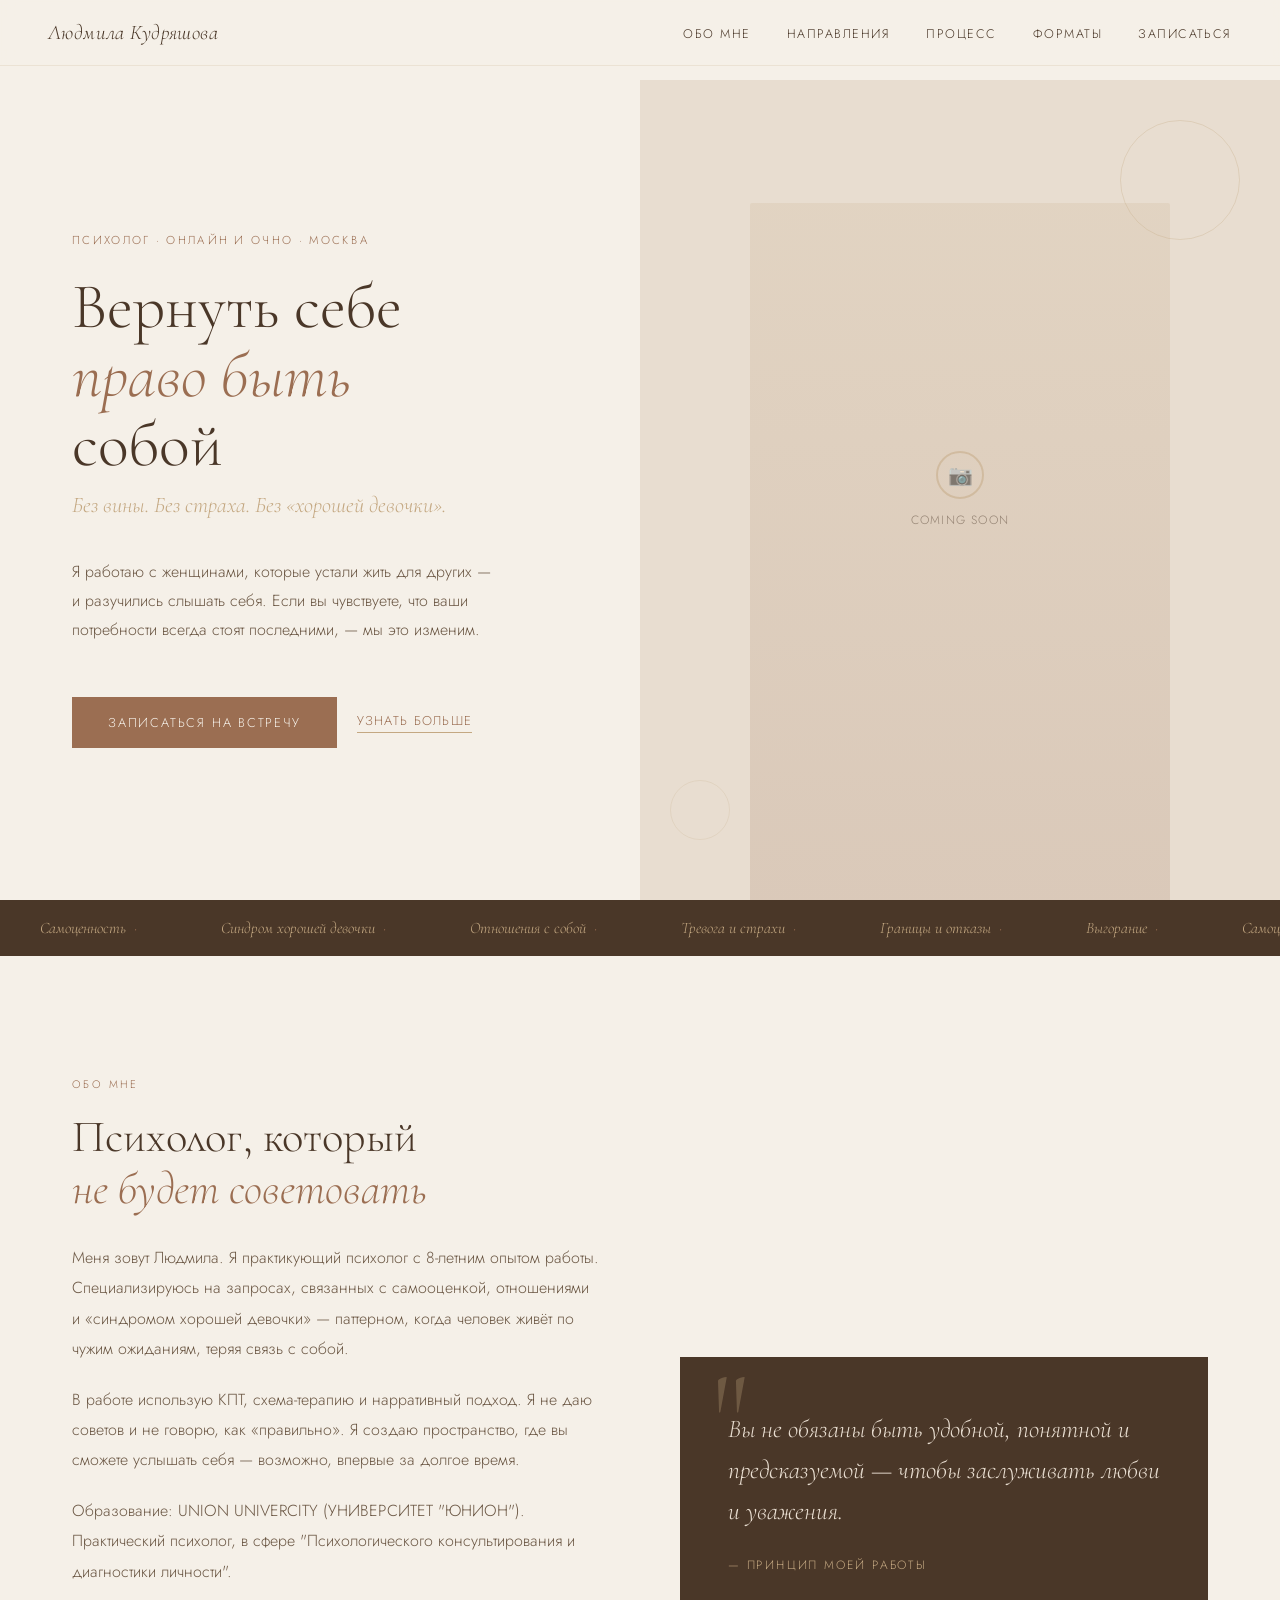
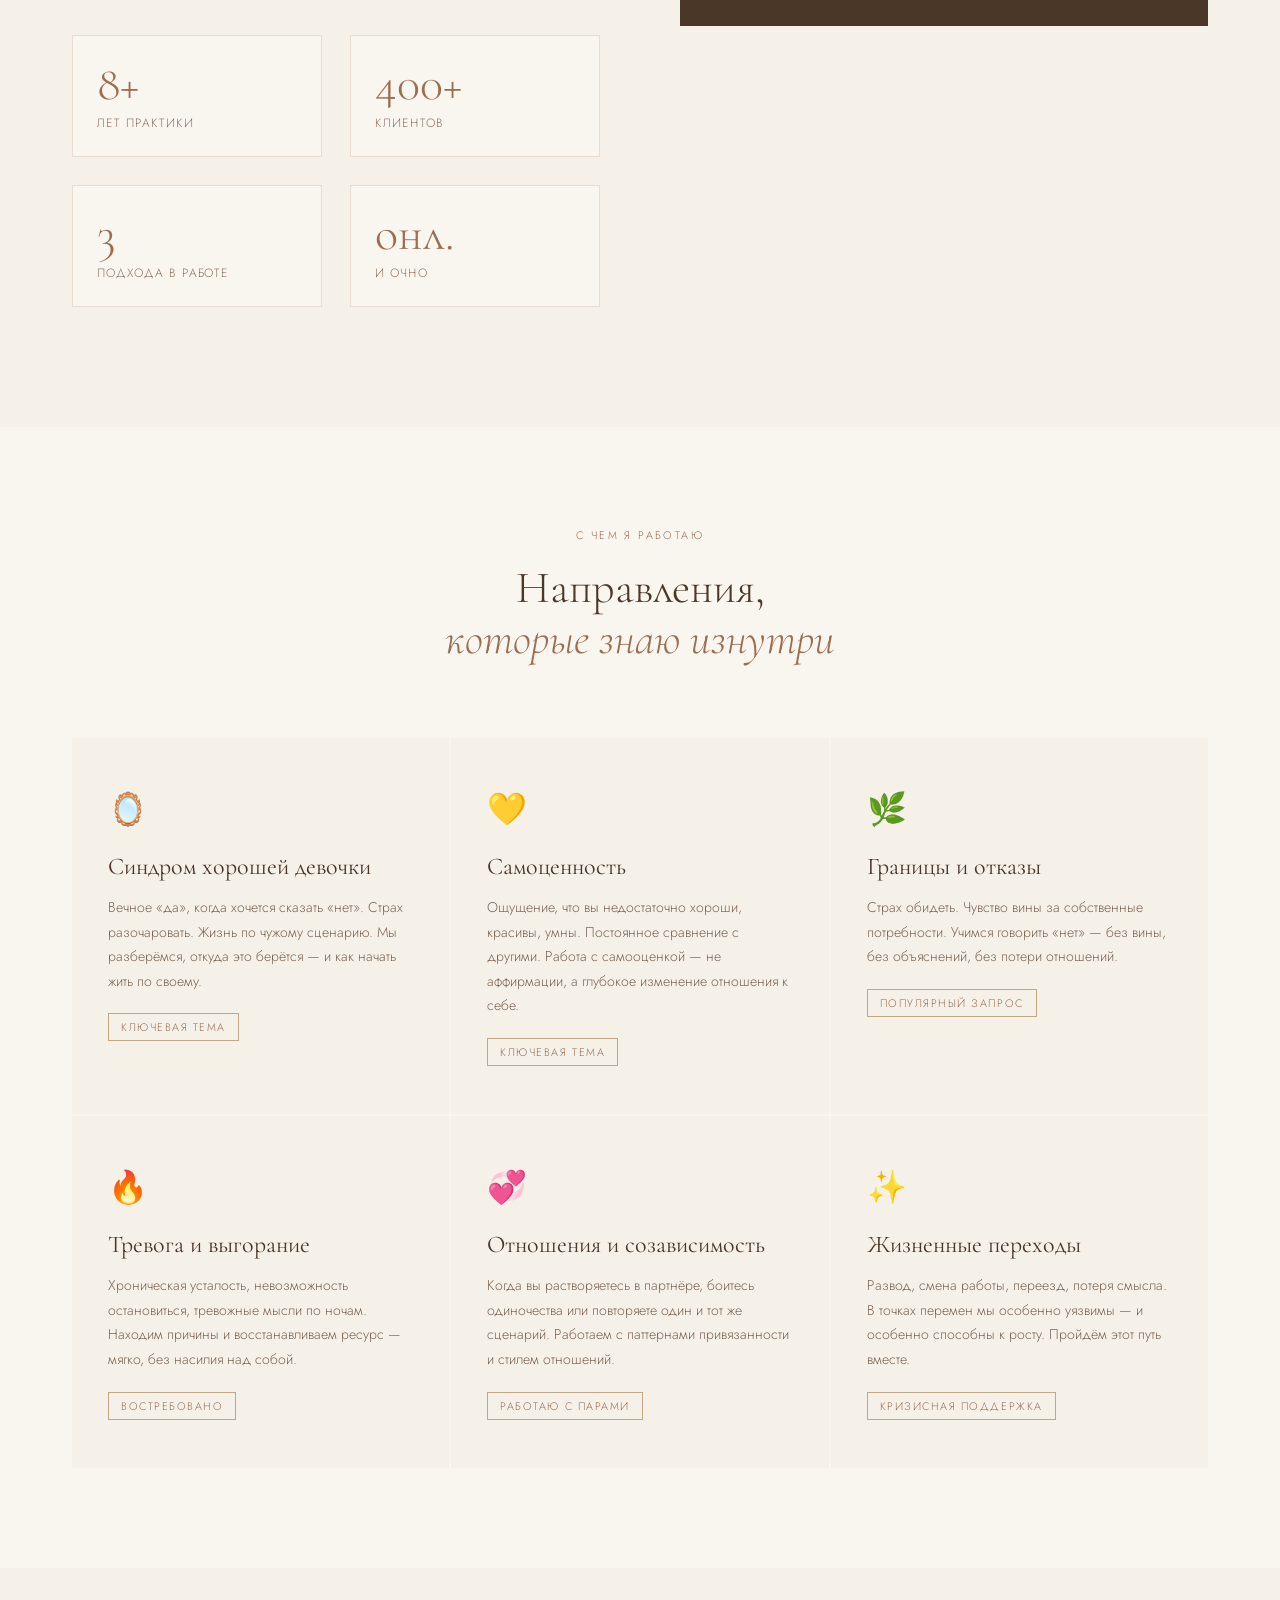
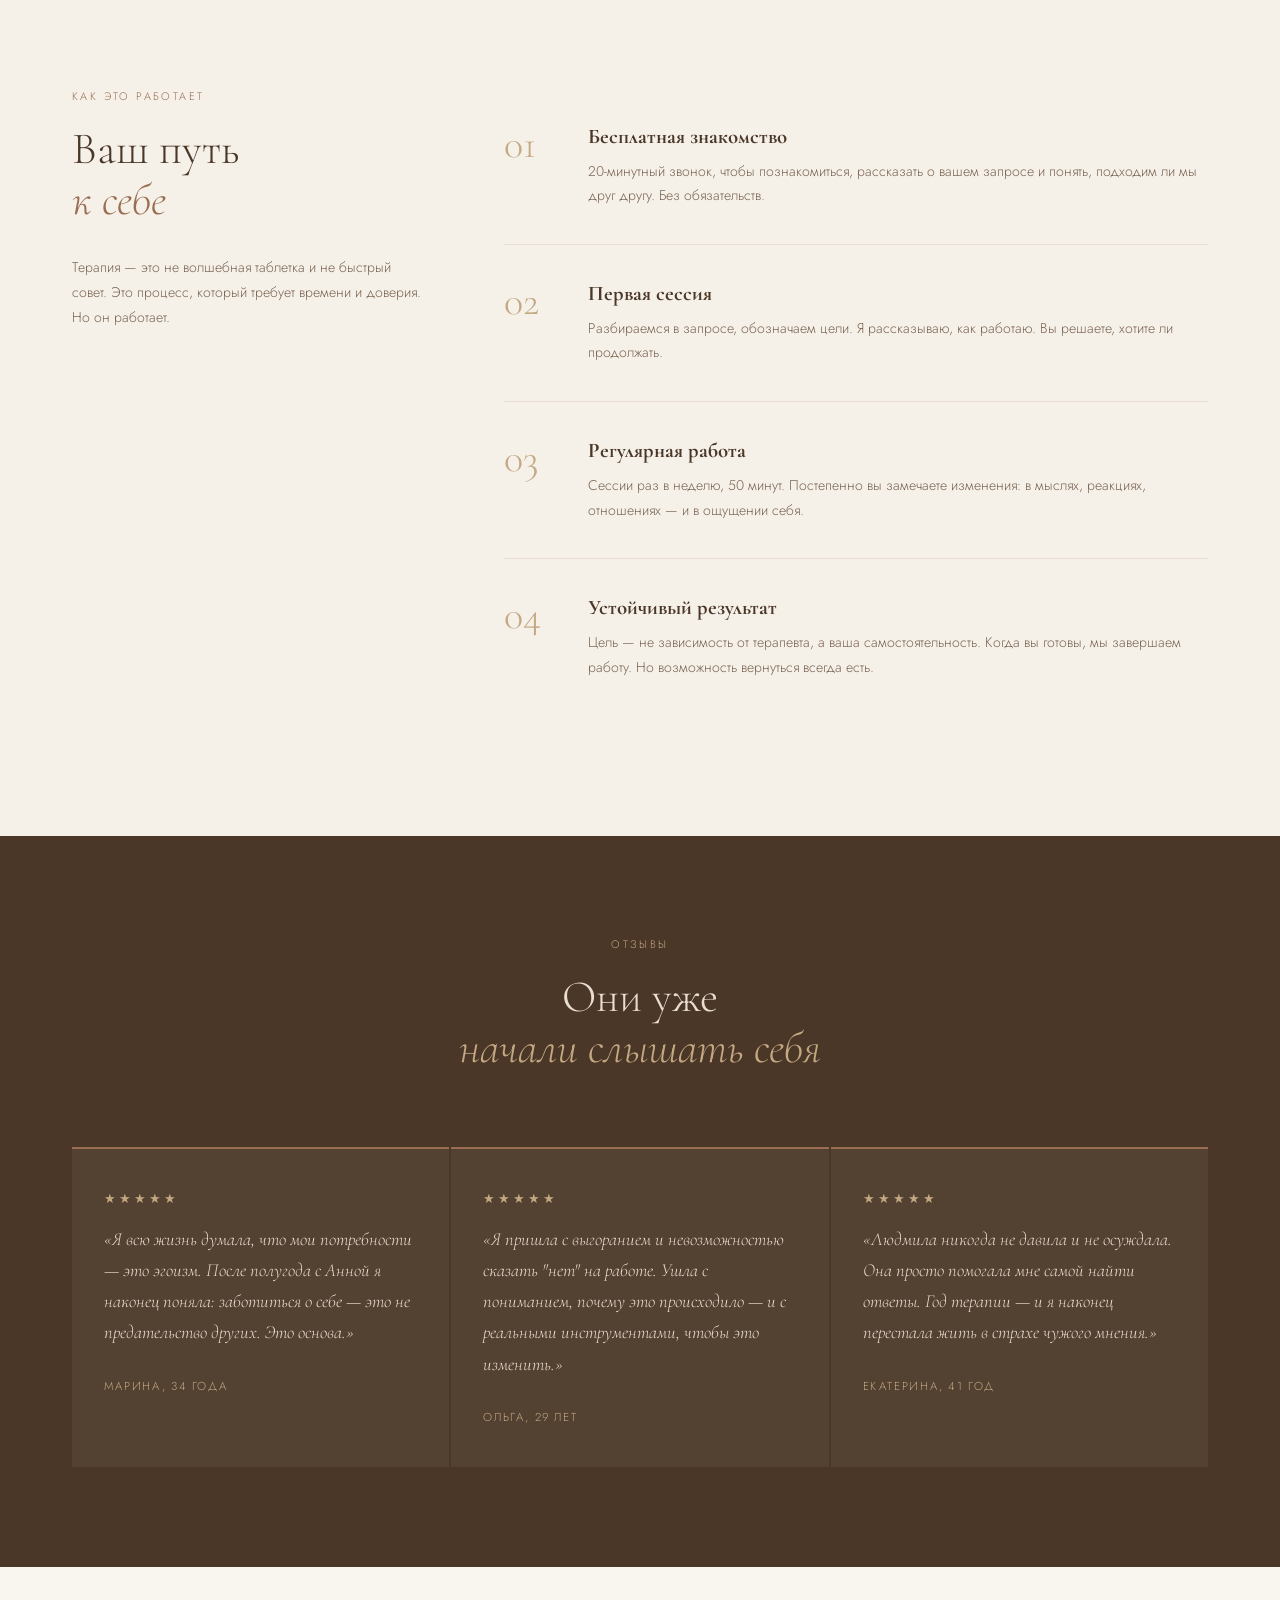
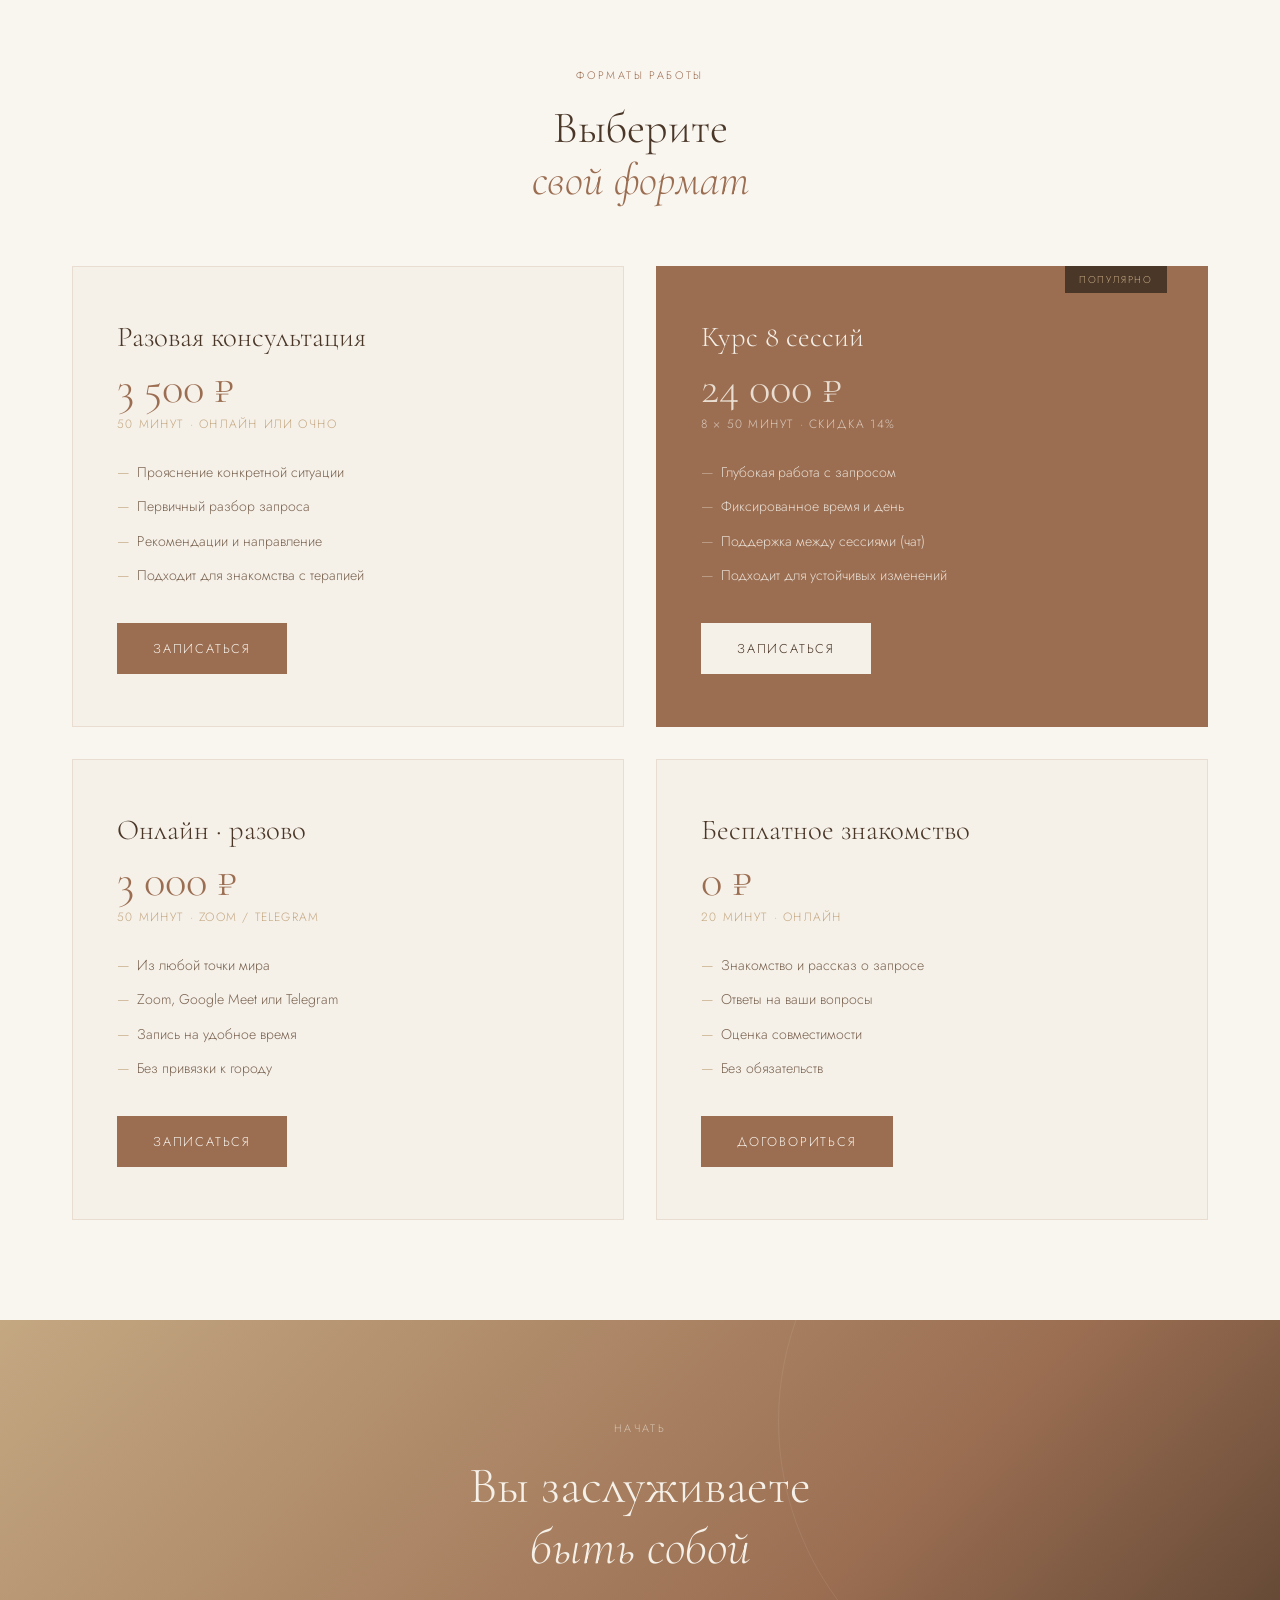
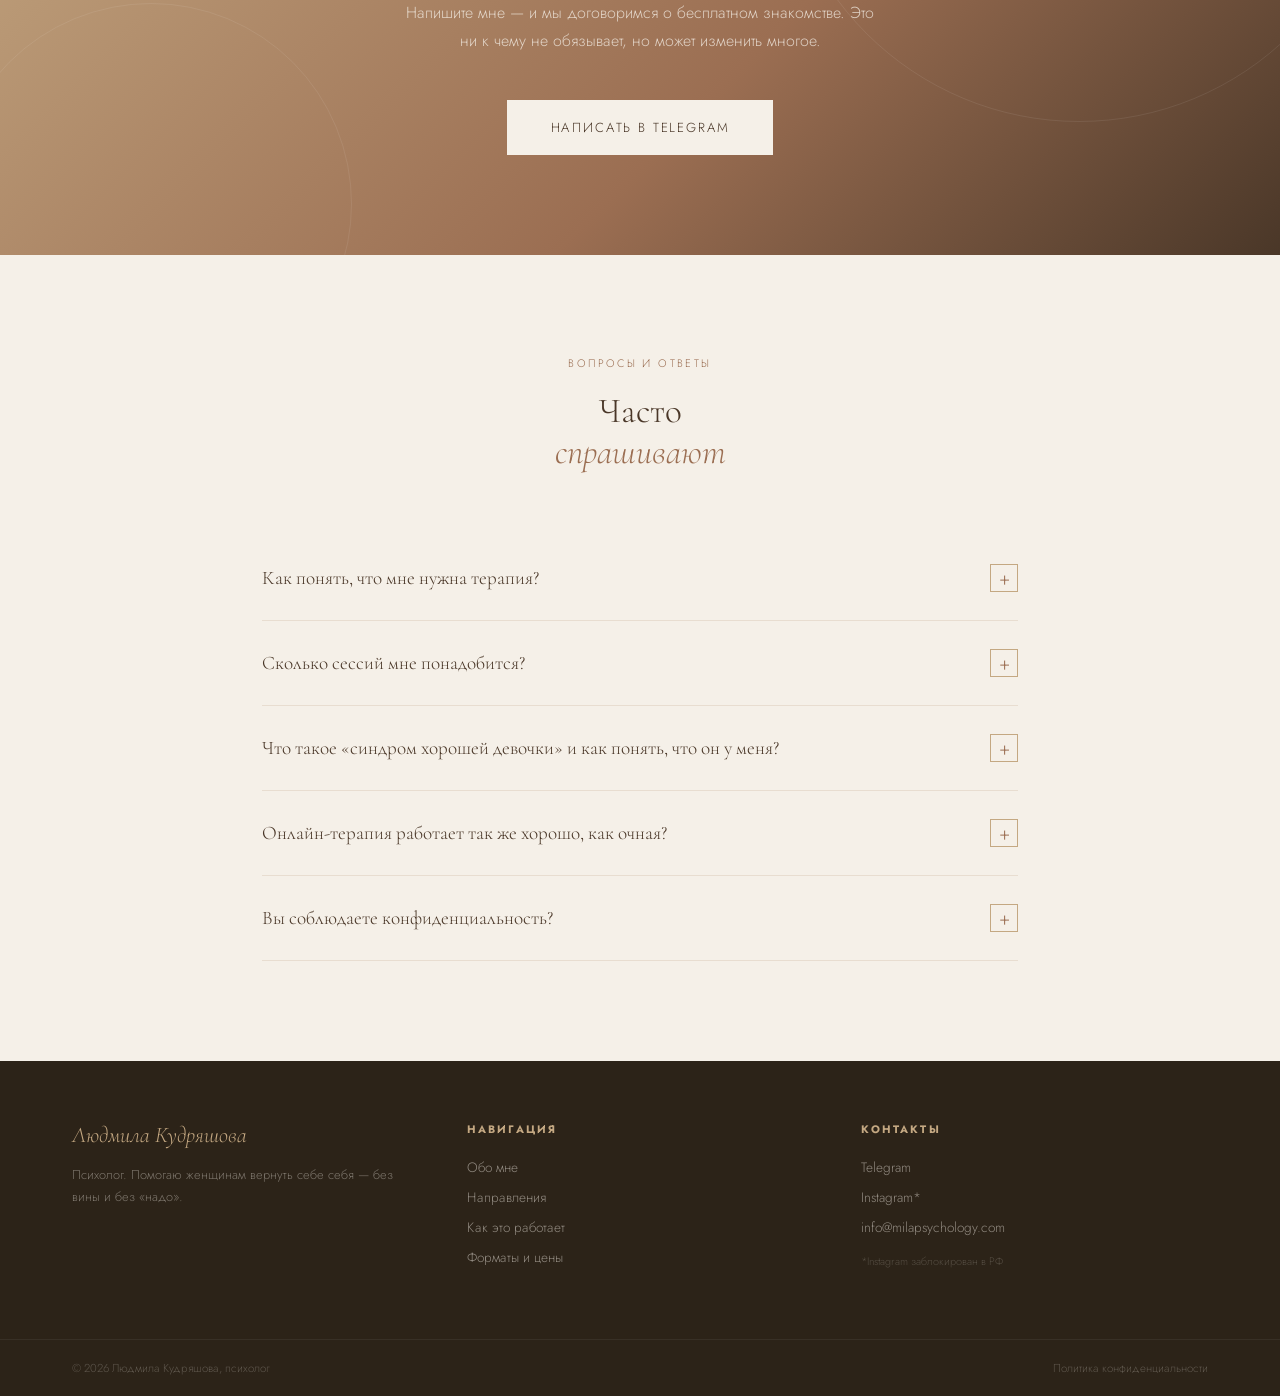
<file: index.html>
<!DOCTYPE html>
<html lang="ru">
<head>
<meta charset="UTF-8">
<meta name="viewport" content="width=device-width, initial-scale=1.0">
<title>Людмила Кудряшова — Психолог</title>
<link href="https://fonts.googleapis.com/css2?family=Cormorant+Garamond:ital,wght@0,300;0,400;0,600;1,300;1,400&family=Jost:wght@300;400;500&display=swap" rel="stylesheet">
<style>
  :root {
    --cream: #F5F0E8;
    --warm: #E8DDD0;
    --clay: #C4A882;
    --terra: #9B6E52;
    --bark: #4A3728;
    --sage: #7D8C75;
    --ink: #2C2318;
    --soft: #F9F5EF;
  }

  * { margin: 0; padding: 0; box-sizing: border-box; }

  html { scroll-behavior: smooth; }

  body {
    background: var(--cream);
    color: var(--ink);
    font-family: 'Jost', sans-serif;
    font-weight: 300;
    overflow-x: hidden;
  }

  /* NAV */
  nav {
    position: fixed;
    top: 0; left: 0; right: 0;
    z-index: 100;
    padding: 20px 48px;
    display: flex;
    justify-content: space-between;
    align-items: center;
    background: rgba(245,240,232,0.92);
    backdrop-filter: blur(8px);
    border-bottom: 1px solid rgba(196,168,130,0.2);
  }

  .logo {
    font-family: 'Cormorant Garamond', serif;
    font-size: 1.3rem;
    font-style: italic;
    color: var(--bark);
    letter-spacing: 0.02em;
  }

  .nav-links {
    display: flex;
    gap: 36px;
    list-style: none;
  }

  .nav-links a {
    text-decoration: none;
    color: var(--bark);
    font-size: 0.78rem;
    letter-spacing: 0.12em;
    text-transform: uppercase;
    transition: color 0.3s;
  }

  .nav-links a:hover { color: var(--terra); }

  /* HERO */
  .hero {
    min-height: 100vh;
    display: grid;
    grid-template-columns: 1fr 1fr;
    padding-top: 80px;
  }

  .hero-left {
    padding: 80px 48px 80px 72px;
    display: flex;
    flex-direction: column;
    justify-content: center;
    position: relative;
  }

  .hero-eyebrow {
    font-size: 0.72rem;
    letter-spacing: 0.2em;
    text-transform: uppercase;
    color: var(--terra);
    margin-bottom: 24px;
    opacity: 0;
    animation: fadeUp 0.8s 0.2s forwards;
  }

  .hero-title {
    font-family: 'Cormorant Garamond', serif;
    font-size: clamp(3rem, 5vw, 5.5rem);
    font-weight: 300;
    line-height: 1.08;
    color: var(--bark);
    margin-bottom: 12px;
    opacity: 0;
    animation: fadeUp 0.8s 0.4s forwards;
  }

  .hero-title em {
    font-style: italic;
    color: var(--terra);
  }

  .hero-subtitle {
    font-family: 'Cormorant Garamond', serif;
    font-size: 1.4rem;
    font-weight: 300;
    font-style: italic;
    color: var(--clay);
    margin-bottom: 40px;
    opacity: 0;
    animation: fadeUp 0.8s 0.55s forwards;
  }

  .hero-text {
    font-size: 1rem;
    line-height: 1.8;
    color: #6B5744;
    max-width: 420px;
    margin-bottom: 52px;
    opacity: 0;
    animation: fadeUp 0.8s 0.7s forwards;
  }

  .hero-cta {
    display: flex;
    gap: 20px;
    align-items: center;
    opacity: 0;
    animation: fadeUp 0.8s 0.85s forwards;
  }

  .btn-primary {
    background: var(--terra);
    color: var(--cream);
    border: none;
    padding: 16px 36px;
    font-family: 'Jost', sans-serif;
    font-size: 0.8rem;
    letter-spacing: 0.14em;
    text-transform: uppercase;
    cursor: pointer;
    text-decoration: none;
    transition: all 0.3s;
    display: inline-block;
  }

  .btn-primary:hover {
    background: var(--bark);
    transform: translateY(-2px);
  }

  .btn-secondary {
    color: var(--terra);
    text-decoration: none;
    font-size: 0.8rem;
    letter-spacing: 0.1em;
    text-transform: uppercase;
    border-bottom: 1px solid var(--clay);
    padding-bottom: 2px;
    transition: all 0.3s;
  }

  .btn-secondary:hover { color: var(--bark); border-color: var(--bark); }

  .hero-right {
    position: relative;
    overflow: hidden;
    background: var(--warm);
  }

  .hero-image-wrap {
    position: absolute;
    inset: 0;
    display: flex;
    align-items: flex-end;
    justify-content: center;
    padding: 0 40px;
  }

  .hero-photo-placeholder {
    width: 100%;
    max-width: 420px;
    height: 85%;
    background: linear-gradient(180deg, var(--clay) 0%, var(--terra) 100%);
    opacity: 0.18;
    border-radius: 2px 2px 0 0;
  }

  .hero-photo-text {
    position: absolute;
    inset: 0;
    display: flex;
    flex-direction: column;
    align-items: center;
    justify-content: center;
    gap: 12px;
    color: var(--bark);
    opacity: 0.5;
  }

  .photo-icon {
    width: 48px;
    height: 48px;
    border: 2px solid var(--clay);
    border-radius: 50%;
    display: flex;
    align-items: center;
    justify-content: center;
    font-size: 20px;
  }

  .hero-decor {
    position: absolute;
    top: 40px;
    right: 40px;
    width: 120px;
    height: 120px;
    border: 1px solid var(--clay);
    border-radius: 50%;
    opacity: 0.3;
  }

  .hero-decor2 {
    position: absolute;
    bottom: 60px;
    left: 30px;
    width: 60px;
    height: 60px;
    border: 1px solid var(--clay);
    border-radius: 50%;
    opacity: 0.2;
  }

  /* MARQUEE */
  .marquee-wrap {
    background: var(--bark);
    overflow: hidden;
    padding: 18px 0;
  }

  .marquee {
    display: flex;
    gap: 0;
    animation: scroll 25s linear infinite;
    white-space: nowrap;
  }

  .marquee-item {
    font-family: 'Cormorant Garamond', serif;
    font-size: 1rem;
    font-style: italic;
    color: var(--clay);
    padding: 0 40px;
    flex-shrink: 0;
  }

  .marquee-dot {
    color: var(--terra);
    padding: 0 4px;
  }

  /* ABOUT */
  .about {
    padding: 120px 72px;
    display: grid;
    grid-template-columns: 1fr 1fr;
    gap: 80px;
    align-items: center;
  }

  .section-label {
    font-size: 0.68rem;
    letter-spacing: 0.22em;
    text-transform: uppercase;
    color: var(--terra);
    margin-bottom: 20px;
    display: block;
  }

  .section-title {
    font-family: 'Cormorant Garamond', serif;
    font-size: clamp(2.2rem, 3.5vw, 3.5rem);
    font-weight: 300;
    line-height: 1.15;
    color: var(--bark);
    margin-bottom: 28px;
  }

  .section-title em {
    font-style: italic;
    color: var(--terra);
  }

  .about-text p {
    font-size: 1rem;
    line-height: 1.9;
    color: #6B5744;
    margin-bottom: 20px;
  }

  .about-stats {
    display: grid;
    grid-template-columns: 1fr 1fr;
    gap: 28px;
    margin-top: 48px;
  }

  .stat {
    padding: 24px;
    border: 1px solid var(--warm);
    background: var(--soft);
  }

  .stat-num {
    font-family: 'Cormorant Garamond', serif;
    font-size: 3rem;
    font-weight: 300;
    color: var(--terra);
    line-height: 1;
    margin-bottom: 6px;
  }

  .stat-label {
    font-size: 0.75rem;
    letter-spacing: 0.08em;
    color: #8B7260;
    text-transform: uppercase;
  }

  .about-quote {
    background: var(--bark);
    color: var(--cream);
    padding: 52px 48px;
    position: relative;
  }

  .quote-mark {
    font-family: 'Cormorant Garamond', serif;
    font-size: 8rem;
    line-height: 0.6;
    color: var(--clay);
    opacity: 0.3;
    position: absolute;
    top: 24px;
    left: 32px;
  }

  .about-quote blockquote {
    font-family: 'Cormorant Garamond', serif;
    font-size: 1.6rem;
    font-style: italic;
    font-weight: 300;
    line-height: 1.6;
    position: relative;
    z-index: 1;
    color: var(--warm);
  }

  .quote-author {
    margin-top: 24px;
    font-size: 0.75rem;
    letter-spacing: 0.15em;
    text-transform: uppercase;
    color: var(--clay);
  }

  /* THEMES */
  .themes {
    padding: 100px 72px;
    background: var(--soft);
  }

  .themes-header {
    text-align: center;
    max-width: 600px;
    margin: 0 auto 72px;
  }

  .themes-grid {
    display: grid;
    grid-template-columns: repeat(3, 1fr);
    gap: 2px;
  }

  .theme-card {
    background: var(--cream);
    padding: 48px 36px;
    transition: all 0.4s;
    cursor: default;
    position: relative;
    overflow: hidden;
  }

  .theme-card::before {
    content: '';
    position: absolute;
    bottom: 0; left: 0; right: 0;
    height: 3px;
    background: var(--terra);
    transform: scaleX(0);
    transition: transform 0.4s;
    transform-origin: left;
  }

  .theme-card:hover::before { transform: scaleX(1); }
  .theme-card:hover { background: var(--warm); transform: translateY(-4px); }

  .theme-icon {
    font-size: 2rem;
    margin-bottom: 20px;
    display: block;
  }

  .theme-name {
    font-family: 'Cormorant Garamond', serif;
    font-size: 1.5rem;
    font-weight: 400;
    color: var(--bark);
    margin-bottom: 14px;
  }

  .theme-desc {
    font-size: 0.88rem;
    line-height: 1.75;
    color: #7A6452;
  }

  .theme-tag {
    display: inline-block;
    margin-top: 20px;
    font-size: 0.68rem;
    letter-spacing: 0.14em;
    text-transform: uppercase;
    color: var(--terra);
    border: 1px solid var(--clay);
    padding: 5px 12px;
  }

  /* HOW IT WORKS */
  .process {
    padding: 120px 72px;
    display: grid;
    grid-template-columns: 1fr 2fr;
    gap: 80px;
    align-items: start;
  }

  .process-steps {
    display: flex;
    flex-direction: column;
    gap: 0;
  }

  .step {
    display: grid;
    grid-template-columns: 60px 1fr;
    gap: 24px;
    padding: 36px 0;
    border-bottom: 1px solid var(--warm);
    align-items: start;
  }

  .step:last-child { border-bottom: none; }

  .step-num {
    font-family: 'Cormorant Garamond', serif;
    font-size: 2.5rem;
    font-weight: 300;
    color: var(--clay);
    line-height: 1;
  }

  .step-title {
    font-family: 'Cormorant Garamond', serif;
    font-size: 1.3rem;
    color: var(--bark);
    margin-bottom: 10px;
  }

  .step-text {
    font-size: 0.88rem;
    line-height: 1.75;
    color: #7A6452;
  }

  /* TESTIMONIALS */
  .testimonials {
    background: var(--bark);
    padding: 100px 72px;
    color: var(--cream);
  }

  .testimonials .section-label { color: var(--clay); }
  .testimonials .section-title { color: var(--warm); }
  .testimonials .section-title em { color: var(--clay); }

  .testimonials-header {
    text-align: center;
    max-width: 500px;
    margin: 0 auto 72px;
  }

  .reviews-grid {
    display: grid;
    grid-template-columns: repeat(3, 1fr);
    gap: 2px;
  }

  .review {
    background: rgba(255,255,255,0.05);
    padding: 40px 32px;
    border-top: 2px solid var(--terra);
  }

  .review-text {
    font-family: 'Cormorant Garamond', serif;
    font-size: 1.15rem;
    font-style: italic;
    font-weight: 300;
    line-height: 1.7;
    color: var(--warm);
    margin-bottom: 24px;
  }

  .review-author {
    font-size: 0.72rem;
    letter-spacing: 0.14em;
    text-transform: uppercase;
    color: var(--clay);
  }

  .review-stars {
    color: var(--clay);
    font-size: 0.8rem;
    margin-bottom: 16px;
    letter-spacing: 3px;
  }

  /* FORMATS */
  .formats {
    padding: 100px 72px;
    background: var(--soft);
  }

  .formats-grid {
    display: grid;
    grid-template-columns: repeat(2, 1fr);
    gap: 32px;
    margin-top: 60px;
  }

  .format-card {
    padding: 52px 44px;
    background: var(--cream);
    border: 1px solid var(--warm);
    position: relative;
  }

  .format-card.featured {
    background: var(--terra);
    color: var(--cream);
    border-color: var(--terra);
  }

  .format-badge {
    position: absolute;
    top: -1px;
    right: 40px;
    background: var(--bark);
    color: var(--clay);
    font-size: 0.62rem;
    letter-spacing: 0.18em;
    text-transform: uppercase;
    padding: 6px 14px;
  }

  .format-name {
    font-family: 'Cormorant Garamond', serif;
    font-size: 1.8rem;
    font-weight: 300;
    color: var(--bark);
    margin-bottom: 12px;
  }

  .format-card.featured .format-name { color: var(--cream); }

  .format-price {
    font-family: 'Cormorant Garamond', serif;
    font-size: 2.8rem;
    font-weight: 300;
    color: var(--terra);
    margin-bottom: 4px;
    line-height: 1;
  }

  .format-card.featured .format-price { color: var(--warm); }

  .format-duration {
    font-size: 0.75rem;
    letter-spacing: 0.1em;
    text-transform: uppercase;
    color: var(--clay);
    margin-bottom: 28px;
  }

  .format-card.featured .format-duration { color: rgba(245,240,232,0.7); }

  .format-features {
    list-style: none;
    display: flex;
    flex-direction: column;
    gap: 12px;
  }

  .format-features li {
    font-size: 0.88rem;
    line-height: 1.6;
    color: #7A6452;
    padding-left: 20px;
    position: relative;
  }

  .format-card.featured .format-features li { color: rgba(245,240,232,0.85); }

  .format-features li::before {
    content: '—';
    position: absolute;
    left: 0;
    color: var(--clay);
  }

  .format-card.featured .format-features li::before { color: rgba(245,240,232,0.5); }

  .format-cta {
    margin-top: 36px;
  }

  /* CTA BANNER */
  .cta-banner {
    padding: 100px 72px;
    background: linear-gradient(135deg, var(--clay) 0%, var(--terra) 60%, var(--bark) 100%);
    text-align: center;
    position: relative;
    overflow: hidden;
  }

  .cta-banner::before {
    content: '';
    position: absolute;
    width: 600px; height: 600px;
    border: 1px solid rgba(255,255,255,0.08);
    border-radius: 50%;
    top: -200px; right: -100px;
  }

  .cta-banner::after {
    content: '';
    position: absolute;
    width: 400px; height: 400px;
    border: 1px solid rgba(255,255,255,0.08);
    border-radius: 50%;
    bottom: -150px; left: -50px;
    pointer-events: none;
  }

  .cta-banner .section-label { color: rgba(245,240,232,0.6); }

  .cta-banner h2 {
    font-family: 'Cormorant Garamond', serif;
    font-size: clamp(2.5rem, 4vw, 4rem);
    font-weight: 300;
    color: var(--cream);
    margin-bottom: 20px;
    line-height: 1.2;
  }

  .cta-banner h2 em { font-style: italic; }

  .cta-banner p {
    font-size: 1rem;
    color: rgba(245,240,232,0.75);
    max-width: 480px;
    margin: 0 auto 44px;
    line-height: 1.8;
  }

  .btn-light {
    background: var(--cream);
    color: var(--bark);
    border: none;
    padding: 18px 44px;
    font-family: 'Jost', sans-serif;
    font-size: 0.82rem;
    letter-spacing: 0.14em;
    text-transform: uppercase;
    cursor: pointer;
    text-decoration: none;
    display: inline-block;
    transition: all 0.3s;
  }

  .btn-light:hover { background: var(--warm); transform: translateY(-2px); }

  /* FAQ */
  .faq {
    padding: 100px 72px;
    max-width: 900px;
    margin: 0 auto;
  }

  .faq-header { text-align: center; margin-bottom: 64px; }

  .faq-item {
    border-bottom: 1px solid var(--warm);
    padding: 28px 0;
    cursor: pointer;
  }

  .faq-question {
    display: flex;
    justify-content: space-between;
    align-items: center;
    gap: 20px;
  }

  .faq-q-text {
    font-family: 'Cormorant Garamond', serif;
    font-size: 1.2rem;
    color: var(--bark);
    line-height: 1.4;
  }

  .faq-toggle {
    width: 28px;
    height: 28px;
    border: 1px solid var(--clay);
    display: flex;
    align-items: center;
    justify-content: center;
    flex-shrink: 0;
    color: var(--terra);
    font-size: 1.2rem;
    transition: all 0.3s;
  }

  .faq-item.open .faq-toggle {
    background: var(--terra);
    color: var(--cream);
    border-color: var(--terra);
    transform: rotate(45deg);
  }

  .faq-answer {
    max-height: 0;
    overflow: hidden;
    transition: max-height 0.4s ease;
  }

  .faq-item.open .faq-answer { max-height: 300px; }

  .faq-answer p {
    padding-top: 18px;
    font-size: 0.92rem;
    line-height: 1.85;
    color: #7A6452;
  }

  /* FOOTER */
  footer {
    background: var(--ink);
    padding: 60px 72px;
    display: grid;
    grid-template-columns: 1fr 1fr 1fr;
    gap: 48px;
    color: rgba(245,240,232,0.5);
  }

  .footer-brand {
    font-family: 'Cormorant Garamond', serif;
    font-size: 1.4rem;
    font-style: italic;
    color: var(--clay);
    margin-bottom: 16px;
  }

  .footer-tagline {
    font-size: 0.8rem;
    line-height: 1.7;
    color: rgba(245,240,232,0.4);
  }

  .footer-col h4 {
    font-size: 0.68rem;
    letter-spacing: 0.2em;
    text-transform: uppercase;
    color: var(--clay);
    margin-bottom: 20px;
  }

  .footer-col a, .footer-col p {
    display: block;
    font-size: 0.85rem;
    color: rgba(245,240,232,0.5);
    text-decoration: none;
    margin-bottom: 10px;
    transition: color 0.3s;
  }

  .footer-col a:hover { color: var(--clay); }

  .footer-bottom {
    background: var(--ink);
    padding: 20px 72px;
    border-top: 1px solid rgba(255,255,255,0.06);
    display: flex;
    justify-content: space-between;
    font-size: 0.72rem;
    color: rgba(245,240,232,0.25);
  }

  .footer-bottom a {
    display: flex;
    justify-content: space-between;
    font-size: 0.72rem;
    color: rgba(245,240,232,0.25);
    text-decoration: none;
  }

  .footer-bottom a:hover { color: var(--clay); }

  /* ANIMATIONS */
  @keyframes fadeUp {
    from { opacity: 0; transform: translateY(24px); }
    to   { opacity: 1; transform: translateY(0); }
  }

  @keyframes scroll {
    from { transform: translateX(0); }
    to   { transform: translateX(-50%); }
  }

  .reveal {
    opacity: 0;
    transform: translateY(32px);
    transition: opacity 0.7s, transform 0.7s;
  }

  .reveal.visible {
    opacity: 1;
    transform: translateY(0);
  }

  /* MOBILE */
  @media (max-width: 900px) {
    nav { padding: 16px 24px; }
    .nav-links { display: none; }
    .hero { grid-template-columns: 1fr; min-height: auto; }
    .hero-left { padding: 60px 24px 40px; }
    .hero-right { height: 280px; }
    .about { grid-template-columns: 1fr; padding: 60px 24px; gap: 40px; }
    .themes { padding: 60px 24px; }
    .themes-grid { grid-template-columns: 1fr; }
    .process { grid-template-columns: 1fr; padding: 60px 24px; }
    .testimonials { padding: 60px 24px; }
    .reviews-grid { grid-template-columns: 1fr; }
    .formats { padding: 60px 24px; }
    .formats-grid { grid-template-columns: 1fr; }
    .cta-banner { padding: 60px 24px; }
    .faq { padding: 60px 24px; }
    footer { grid-template-columns: 1fr; padding: 40px 24px; }
    .footer-bottom { padding: 16px 24px; flex-direction: column; gap: 8px; }
  }
</style>
</head>
<body>

<!-- NAV -->
<nav>
  <div class="logo">Людмила Кудряшова</div>
  <ul class="nav-links">
    <li><a href="#about">Обо мне</a></li>
    <li><a href="#themes">Направления</a></li>
    <li><a href="#process">Процесс</a></li>
    <li><a href="#formats">Форматы</a></li>
    <li><a href="#contact">Записаться</a></li>
  </ul>
</nav>

<!-- HERO -->
<section class="hero">
  <div class="hero-left">
    <span class="hero-eyebrow">Психолог · онлайн и очно · Москва</span>
    <h1 class="hero-title">
      Вернуть себе<br>
      <em>право быть</em><br>
      собой
    </h1>
    <p class="hero-subtitle">Без вины. Без страха. Без «хорошей девочки».</p>
    <p class="hero-text">
      Я работаю с женщинами, которые устали жить для других — и разучились слышать себя. 
      Если вы чувствуете, что ваши потребности всегда стоят последними, — мы это изменим.
    </p>
    <div class="hero-cta">
      <a href="#contact" class="btn-primary">Записаться на встречу</a>
      <a href="#about" class="btn-secondary">Узнать больше</a>
    </div>
  </div>
  <div class="hero-right">
    <div class="hero-decor"></div>
    <div class="hero-decor2"></div>
    <div class="hero-image-wrap">
      <div class="hero-photo-placeholder"></div>
      <div class="hero-photo-text">
        <div class="photo-icon">📷</div>
        <span style="font-size:0.75rem; letter-spacing:0.1em; text-transform:uppercase;">Coming Soon</span>
      </div>
    </div>
  </div>
</section>

<!-- MARQUEE -->
<div class="marquee-wrap">
  <div class="marquee">
    <span class="marquee-item">Самоценность <span class="marquee-dot">·</span></span>
    <span class="marquee-item">Синдром хорошей девочки <span class="marquee-dot">·</span></span>
    <span class="marquee-item">Отношения с собой <span class="marquee-dot">·</span></span>
    <span class="marquee-item">Тревога и страхи <span class="marquee-dot">·</span></span>
    <span class="marquee-item">Границы и отказы <span class="marquee-dot">·</span></span>
    <span class="marquee-item">Выгорание <span class="marquee-dot">·</span></span>
    <span class="marquee-item">Самоценность <span class="marquee-dot">·</span></span>
    <span class="marquee-item">Синдром хорошей девочки <span class="marquee-dot">·</span></span>
    <span class="marquee-item">Отношения с собой <span class="marquee-dot">·</span></span>
    <span class="marquee-item">Тревога и страхи <span class="marquee-dot">·</span></span>
    <span class="marquee-item">Границы и отказы <span class="marquee-dot">·</span></span>
    <span class="marquee-item">Выгорание <span class="marquee-dot">·</span></span>
  </div>
</div>

<!-- ABOUT -->
<section class="about" id="about">
  <div class="about-text reveal">
    <span class="section-label">Обо мне</span>
    <h2 class="section-title">Психолог, который<br><em>не будет советовать</em></h2>
    <p>
      Меня зовут Людмила. Я практикующий психолог с 8-летним опытом работы. 
      Специализируюсь на запросах, связанных с самооценкой, отношениями 
      и «синдромом хорошей девочки» — паттерном, когда человек живёт 
      по чужим ожиданиям, теряя связь с собой.
    </p>
    <p>
      В работе использую КПТ, схема-терапию и нарративный подход. 
      Я не даю советов и не говорю, как «правильно». Я создаю пространство, 
      где вы сможете услышать себя — возможно, впервые за долгое время.
    </p>
    <p>
      Образование: UNION UNIVERCITY (УНИВЕРСИТЕТ "ЮНИОН"). Практический психолог, в сфере "Психологического консультирования и диагностики личности".
    </p>
    <div class="about-stats">
      <div class="stat">
        <div class="stat-num">8+</div>
        <div class="stat-label">лет практики</div>
      </div>
      <div class="stat">
        <div class="stat-num">400+</div>
        <div class="stat-label">клиентов</div>
      </div>
      <div class="stat">
        <div class="stat-num">3</div>
        <div class="stat-label">подхода в работе</div>
      </div>
      <div class="stat">
        <div class="stat-num">онл.</div>
        <div class="stat-label">и очно</div>
      </div>
    </div>
  </div>
  <div class="about-quote reveal">
    <div class="quote-mark">"</div>
    <blockquote>
      Вы не обязаны быть удобной, понятной и предсказуемой — 
      чтобы заслуживать любви и уважения.
    </blockquote>
    <p class="quote-author">— принцип моей работы</p>
  </div>
</section>

<!-- THEMES -->
<section class="themes" id="themes">
  <div class="themes-header reveal">
    <span class="section-label">С чем я работаю</span>
    <h2 class="section-title">Направления,<br><em>которые знаю изнутри</em></h2>
  </div>
  <div class="themes-grid">
    <div class="theme-card reveal">
      <span class="theme-icon">🪞</span>
      <h3 class="theme-name">Синдром хорошей девочки</h3>
      <p class="theme-desc">
        Вечное «да», когда хочется сказать «нет». Страх разочаровать. 
        Жизнь по чужому сценарию. Мы разберёмся, откуда это берётся — 
        и как начать жить по своему.
      </p>
      <span class="theme-tag">Ключевая тема</span>
    </div>
    <div class="theme-card reveal">
      <span class="theme-icon">💛</span>
      <h3 class="theme-name">Самоценность</h3>
      <p class="theme-desc">
        Ощущение, что вы недостаточно хороши, красивы, умны. 
        Постоянное сравнение с другими. Работа с самооценкой — 
        не аффирмации, а глубокое изменение отношения к себе.
      </p>
      <span class="theme-tag">Ключевая тема</span>
    </div>
    <div class="theme-card reveal">
      <span class="theme-icon">🌿</span>
      <h3 class="theme-name">Границы и отказы</h3>
      <p class="theme-desc">
        Страх обидеть. Чувство вины за собственные потребности. 
        Учимся говорить «нет» — без вины, без объяснений, 
        без потери отношений.
      </p>
      <span class="theme-tag">Популярный запрос</span>
    </div>
    <div class="theme-card reveal">
      <span class="theme-icon">🔥</span>
      <h3 class="theme-name">Тревога и выгорание</h3>
      <p class="theme-desc">
        Хроническая усталость, невозможность остановиться, 
        тревожные мысли по ночам. Находим причины и восстанавливаем 
        ресурс — мягко, без насилия над собой.
      </p>
      <span class="theme-tag">Востребовано</span>
    </div>
    <div class="theme-card reveal">
      <span class="theme-icon">💞</span>
      <h3 class="theme-name">Отношения и созависимость</h3>
      <p class="theme-desc">
        Когда вы растворяетесь в партнёре, боитесь одиночества 
        или повторяете один и тот же сценарий. Работаем с паттернами 
        привязанности и стилем отношений.
      </p>
      <span class="theme-tag">Работаю с парами</span>
    </div>
    <div class="theme-card reveal">
      <span class="theme-icon">✨</span>
      <h3 class="theme-name">Жизненные переходы</h3>
      <p class="theme-desc">
        Развод, смена работы, переезд, потеря смысла. 
        В точках перемен мы особенно уязвимы — и особенно способны 
        к росту. Пройдём этот путь вместе.
      </p>
      <span class="theme-tag">Кризисная поддержка</span>
    </div>
  </div>
</section>

<!-- PROCESS -->
<section class="process" id="process">
  <div class="reveal">
    <span class="section-label">Как это работает</span>
    <h2 class="section-title">Ваш путь<br><em>к себе</em></h2>
    <p style="font-size:0.88rem; line-height:1.8; color:#7A6452; margin-top:20px;">
      Терапия — это не волшебная таблетка и не быстрый совет. 
      Это процесс, который требует времени и доверия. 
      Но он работает.
    </p>
  </div>
  <div class="process-steps reveal">
    <div class="step">
      <div class="step-num">01</div>
      <div>
        <h3 class="step-title">Бесплатная знакомство</h3>
        <p class="step-text">
          20-минутный звонок, чтобы познакомиться, рассказать о вашем запросе 
          и понять, подходим ли мы друг другу. Без обязательств.
        </p>
      </div>
    </div>
    <div class="step">
      <div class="step-num">02</div>
      <div>
        <h3 class="step-title">Первая сессия</h3>
        <p class="step-text">
          Разбираемся в запросе, обозначаем цели. Я рассказываю, как работаю. 
          Вы решаете, хотите ли продолжать.
        </p>
      </div>
    </div>
    <div class="step">
      <div class="step-num">03</div>
      <div>
        <h3 class="step-title">Регулярная работа</h3>
        <p class="step-text">
          Сессии раз в неделю, 50 минут. Постепенно вы замечаете изменения: 
          в мыслях, реакциях, отношениях — и в ощущении себя.
        </p>
      </div>
    </div>
    <div class="step">
      <div class="step-num">04</div>
      <div>
        <h3 class="step-title">Устойчивый результат</h3>
        <p class="step-text">
          Цель — не зависимость от терапевта, а ваша самостоятельность. 
          Когда вы готовы, мы завершаем работу. Но возможность вернуться всегда есть.
        </p>
      </div>
    </div>
  </div>
</section>

<!-- TESTIMONIALS -->
<section class="testimonials">
  <div class="testimonials-header reveal">
    <span class="section-label">Отзывы</span>
    <h2 class="section-title">Они уже<br><em>начали слышать себя</em></h2>
  </div>
  <div class="reviews-grid">
    <div class="review reveal">
      <div class="review-stars">★★★★★</div>
      <p class="review-text">
        «Я всю жизнь думала, что мои потребности — это эгоизм. 
        После полугода с Анной я наконец поняла: заботиться о себе — 
        это не предательство других. Это основа.»
      </p>
      <span class="review-author">Марина, 34 года</span>
    </div>
    <div class="review reveal">
      <div class="review-stars">★★★★★</div>
      <p class="review-text">
        «Я пришла с выгоранием и невозможностью сказать "нет" на работе. 
        Ушла с пониманием, почему это происходило — и с реальными инструментами, 
        чтобы это изменить.»
      </p>
      <span class="review-author">Ольга, 29 лет</span>
    </div>
    <div class="review reveal">
      <div class="review-stars">★★★★★</div>
      <p class="review-text">
        «Людмила никогда не давила и не осуждала. Она просто помогала мне 
        самой найти ответы. Год терапии — и я наконец перестала жить 
        в страхе чужого мнения.»
      </p>
      <span class="review-author">Екатерина, 41 год</span>
    </div>
  </div>
</section>

<!-- FORMATS -->
<section class="formats" id="formats">
  <div class="reveal" style="text-align:center; max-width:540px; margin:0 auto;">
    <span class="section-label">Форматы работы</span>
    <h2 class="section-title">Выберите<br><em>свой формат</em></h2>
  </div>
  <div class="formats-grid">
    <div class="format-card reveal">
      <h3 class="format-name">Разовая консультация</h3>
      <div class="format-price">3 500 ₽</div>
      <div class="format-duration">50 минут · онлайн или очно</div>
      <ul class="format-features">
        <li>Прояснение конкретной ситуации</li>
        <li>Первичный разбор запроса</li>
        <li>Рекомендации и направление</li>
        <li>Подходит для знакомства с терапией</li>
      </ul>
      <div class="format-cta">
        <a href="#contact" class="btn-primary">Записаться</a>
      </div>
    </div>
    <div class="format-card featured reveal">
      <span class="format-badge">Популярно</span>
      <h3 class="format-name">Курс 8 сессий</h3>
      <div class="format-price">24 000 ₽</div>
      <div class="format-duration">8 × 50 минут · скидка 14%</div>
      <ul class="format-features">
        <li>Глубокая работа с запросом</li>
        <li>Фиксированное время и день</li>
        <li>Поддержка между сессиями (чат)</li>
        <li>Подходит для устойчивых изменений</li>
      </ul>
      <div class="format-cta">
        <a href="#contact" class="btn-primary" style="background:var(--cream); color:var(--bark);">Записаться</a>
      </div>
    </div>
    <div class="format-card reveal">
      <h3 class="format-name">Онлайн · разово</h3>
      <div class="format-price">3 000 ₽</div>
      <div class="format-duration">50 минут · Zoom / Telegram</div>
      <ul class="format-features">
        <li>Из любой точки мира</li>
        <li>Zoom, Google Meet или Telegram</li>
        <li>Запись на удобное время</li>
        <li>Без привязки к городу</li>
      </ul>
      <div class="format-cta">
        <a href="#contact" class="btn-primary">Записаться</a>
      </div>
    </div>
    <div class="format-card reveal">
      <h3 class="format-name">Бесплатное знакомство</h3>
      <div class="format-price">0 ₽</div>
      <div class="format-duration">20 минут · онлайн</div>
      <ul class="format-features">
        <li>Знакомство и рассказ о запросе</li>
        <li>Ответы на ваши вопросы</li>
        <li>Оценка совместимости</li>
        <li>Без обязательств</li>
      </ul>
      <div class="format-cta">
        <a href="#contact" class="btn-primary">Договориться</a>
      </div>
    </div>
  </div>
</section>

<!-- CTA -->
<section class="cta-banner" id="contact">
  <span class="section-label">Начать</span>
  <h2>Вы заслуживаете<br><em>быть собой</em></h2>
  <p>Напишите мне — и мы договоримся о бесплатном знакомстве. 
  Это ни к чему не обязывает, но может изменить многое.</p>
  <a href="https://t.me/Lu77mila" class="btn-light">Написать в Telegram</a>
</section>

<!-- FAQ -->
<section class="faq">
  <div class="faq-header reveal">
    <span class="section-label">Вопросы и ответы</span>
    <h2 class="section-title" style="font-size:2.2rem;">Часто<br><em>спрашивают</em></h2>
  </div>

  <div class="faq-item" onclick="toggleFaq(this)">
    <div class="faq-question">
      <span class="faq-q-text">Как понять, что мне нужна терапия?</span>
      <div class="faq-toggle">+</div>
    </div>
    <div class="faq-answer">
      <p>Если вы чувствуете, что что-то мешает вам жить так, как хочется — 
      тревога, усталость, повторяющиеся паттерны в отношениях, ощущение пустоты — 
      это уже достаточный повод. Терапия не только для «сильных кризисов».</p>
    </div>
  </div>

  <div class="faq-item" onclick="toggleFaq(this)">
    <div class="faq-question">
      <span class="faq-q-text">Сколько сессий мне понадобится?</span>
      <div class="faq-toggle">+</div>
    </div>
    <div class="faq-answer">
      <p>Зависит от запроса. Для конкретной ситуации — 5–10 сессий. 
      Для глубокой работы с личностью и паттернами — от 6 месяцев. 
      Мы обсудим это на первой встрече.</p>
    </div>
  </div>

  <div class="faq-item" onclick="toggleFaq(this)">
    <div class="faq-question">
      <span class="faq-q-text">Что такое «синдром хорошей девочки» и как понять, что он у меня?</span>
      <div class="faq-toggle">+</div>
    </div>
    <div class="faq-answer">
      <p>Это паттерн поведения, при котором человек живёт, ориентируясь на 
      ожидания других — из страха отвержения или чувства вины. Признаки: 
      сложно отказать, вы думаете о чужих реакциях больше, чем о своих желаниях, 
      чувствуете вину за «нет». Мы разберёмся вместе.</p>
    </div>
  </div>

  <div class="faq-item" onclick="toggleFaq(this)">
    <div class="faq-question">
      <span class="faq-q-text">Онлайн-терапия работает так же хорошо, как очная?</span>
      <div class="faq-toggle">+</div>
    </div>
    <div class="faq-answer">
      <p>Да — исследования подтверждают, что эффективность онлайн-терапии 
      сопоставима с очной. Главное — ваш комфорт и безопасное место для звонка. 
      Многие клиенты предпочитают онлайн именно за удобство.</p>
    </div>
  </div>

  <div class="faq-item" onclick="toggleFaq(this)">
    <div class="faq-question">
      <span class="faq-q-text">Вы соблюдаете конфиденциальность?</span>
      <div class="faq-toggle">+</div>
    </div>
    <div class="faq-answer">
      <p>Абсолютно. Всё, что вы рассказываете на сессиях, остаётся между нами. 
      Я соблюдаю этический кодекс психолога и не разглашаю информацию о клиентах 
      ни при каких обстоятельствах (кроме угрозы жизни).</p>
    </div>
  </div>
</section>

<!-- FOOTER -->
<footer>
  <div>
    <div class="footer-brand">Людмила Кудряшова</div>
    <p class="footer-tagline">Психолог. Помогаю женщинам вернуть себе себя — без вины и без «надо».</p>
  </div>
  <div class="footer-col">
    <h4>Навигация</h4>
    <a href="#about">Обо мне</a>
    <a href="#themes">Направления</a>
    <a href="#process">Как это работает</a>
    <a href="#formats">Форматы и цены</a>
  </div>
  <div class="footer-col">
    <h4>Контакты</h4>
    <a href="https://t.me/Lu77mila">Telegram</a>
    <a href="https://instagram.com/ваш_аккаунт">Instagram*</a>
    <p>info@milapsychology.com</p>
    <p style="margin-top:16px; font-size:0.68rem; color:rgba(245,240,232,0.2);">*Instagram заблокирован в РФ</p>
  </div>
</footer>
<div class="footer-bottom">
  <span>© 2026 Людмила Кудряшова, психолог</span>
  <span><a href="privacy-policy.html">Политика конфиденциальности</a></span>
</div>

<script>
  // Reveal on scroll
  const reveals = document.querySelectorAll('.reveal');
  const observer = new IntersectionObserver((entries) => {
    entries.forEach((e, i) => {
      if (e.isIntersecting) {
        setTimeout(() => e.target.classList.add('visible'), 
          Array.from(reveals).indexOf(e.target) % 3 * 120);
        observer.unobserve(e.target);
      }
    });
  }, { threshold: 0.1 });
  reveals.forEach(r => observer.observe(r));

  // FAQ toggle
  function toggleFaq(el) {
    const isOpen = el.classList.contains('open');
    document.querySelectorAll('.faq-item').forEach(i => i.classList.remove('open'));
    if (!isOpen) el.classList.add('open');
  }
</script>
</body>
</html>
</file>
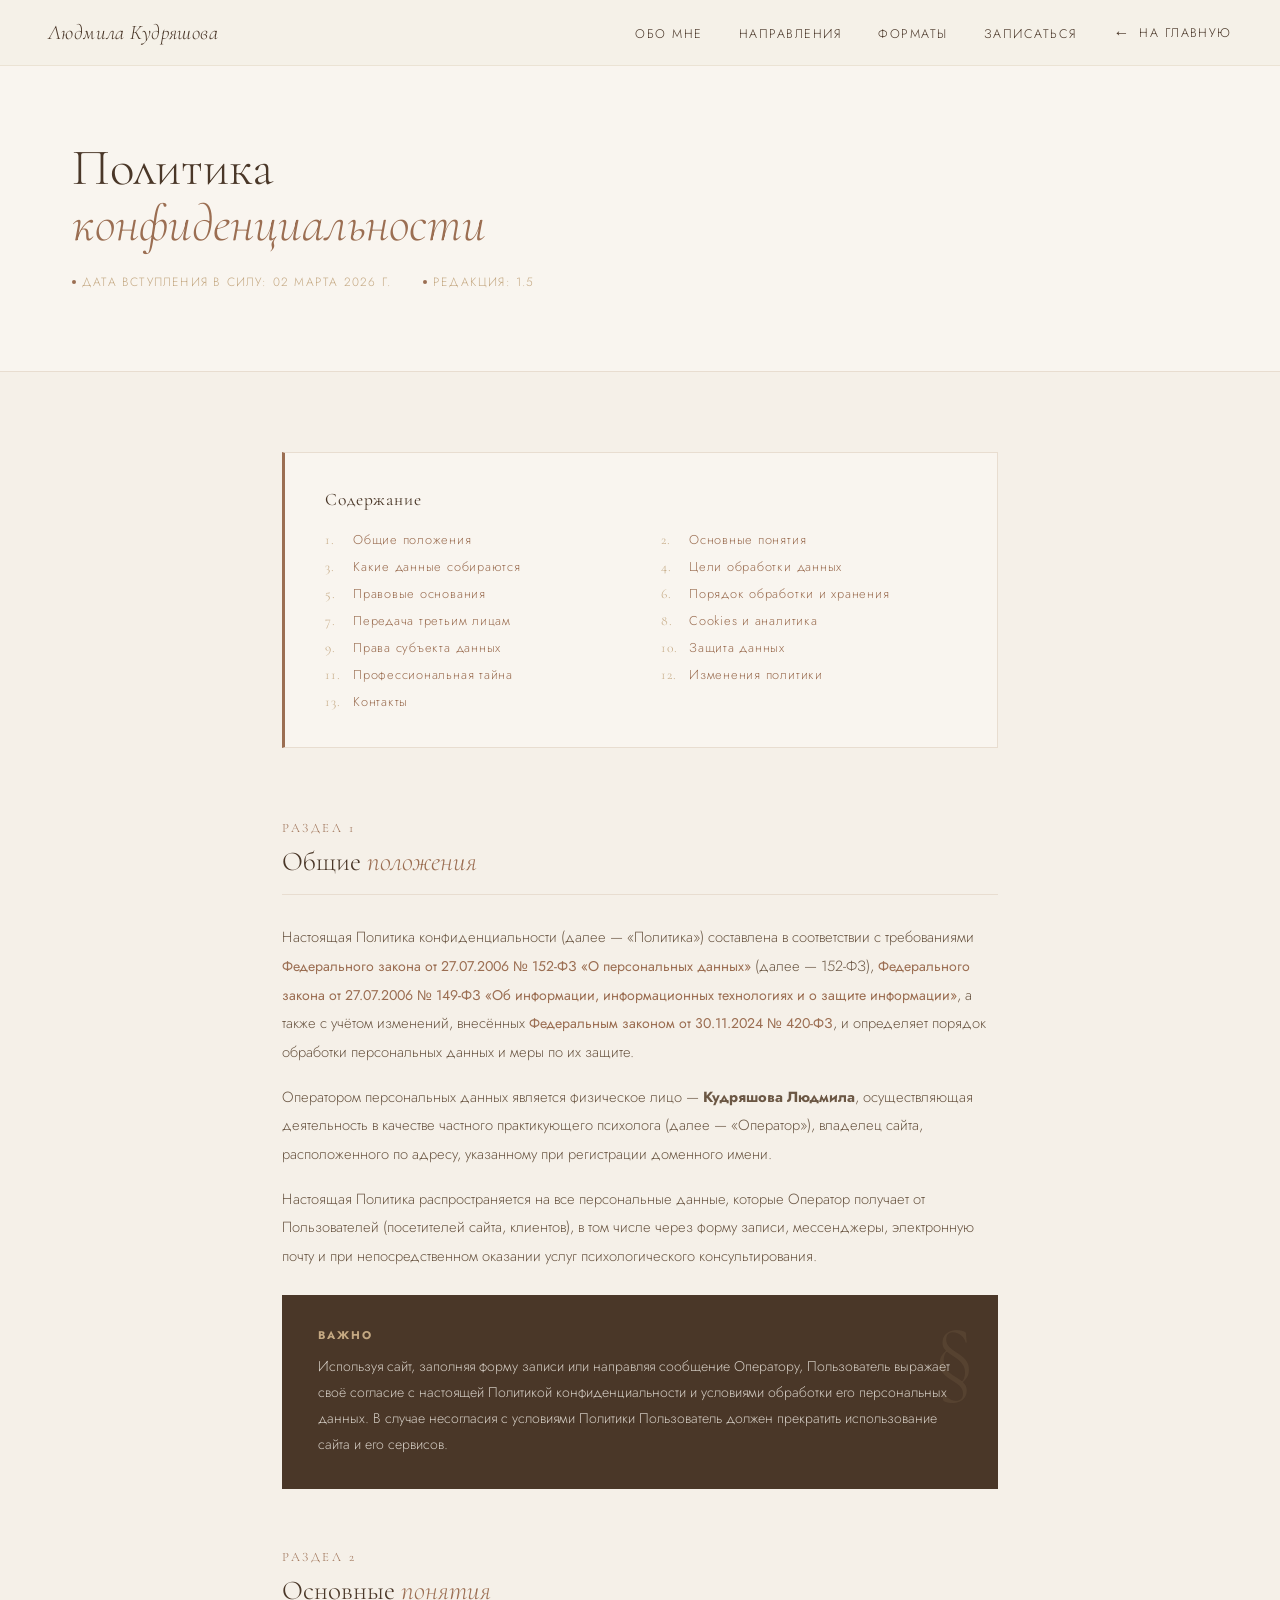
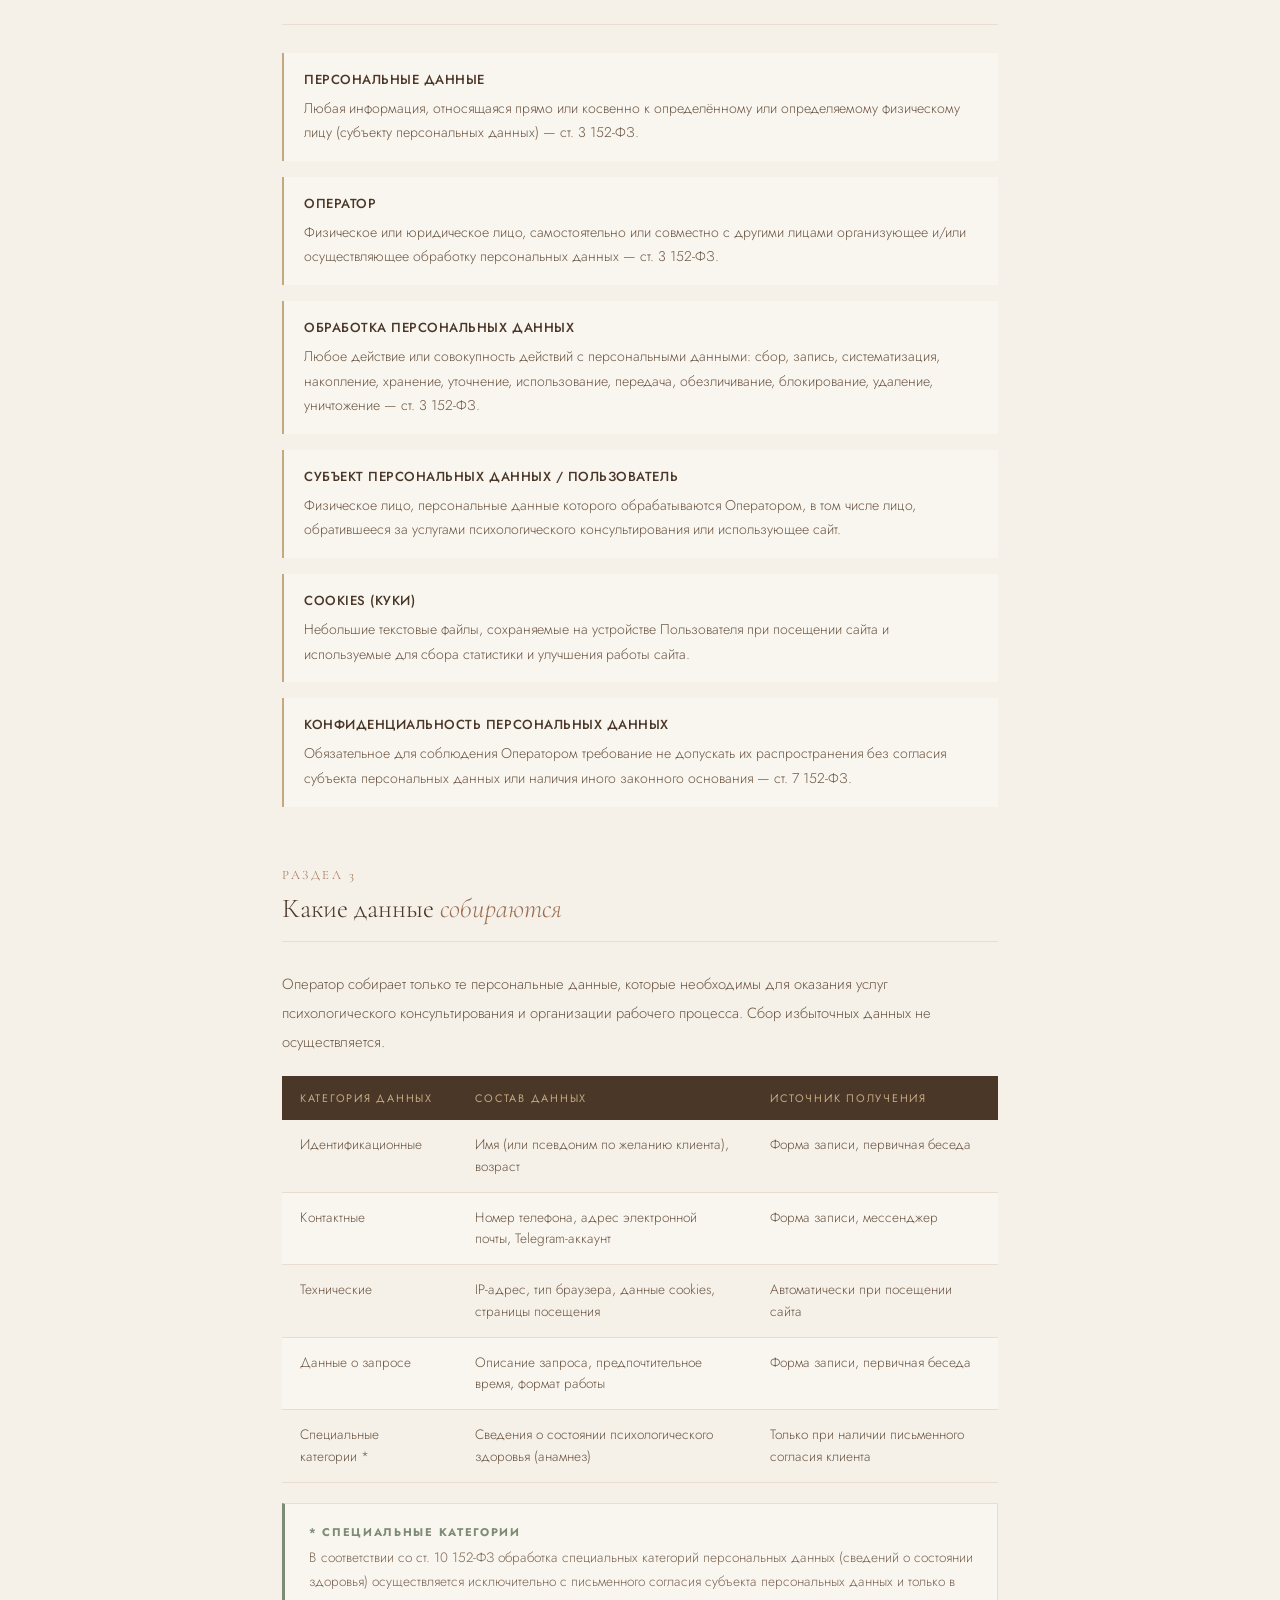
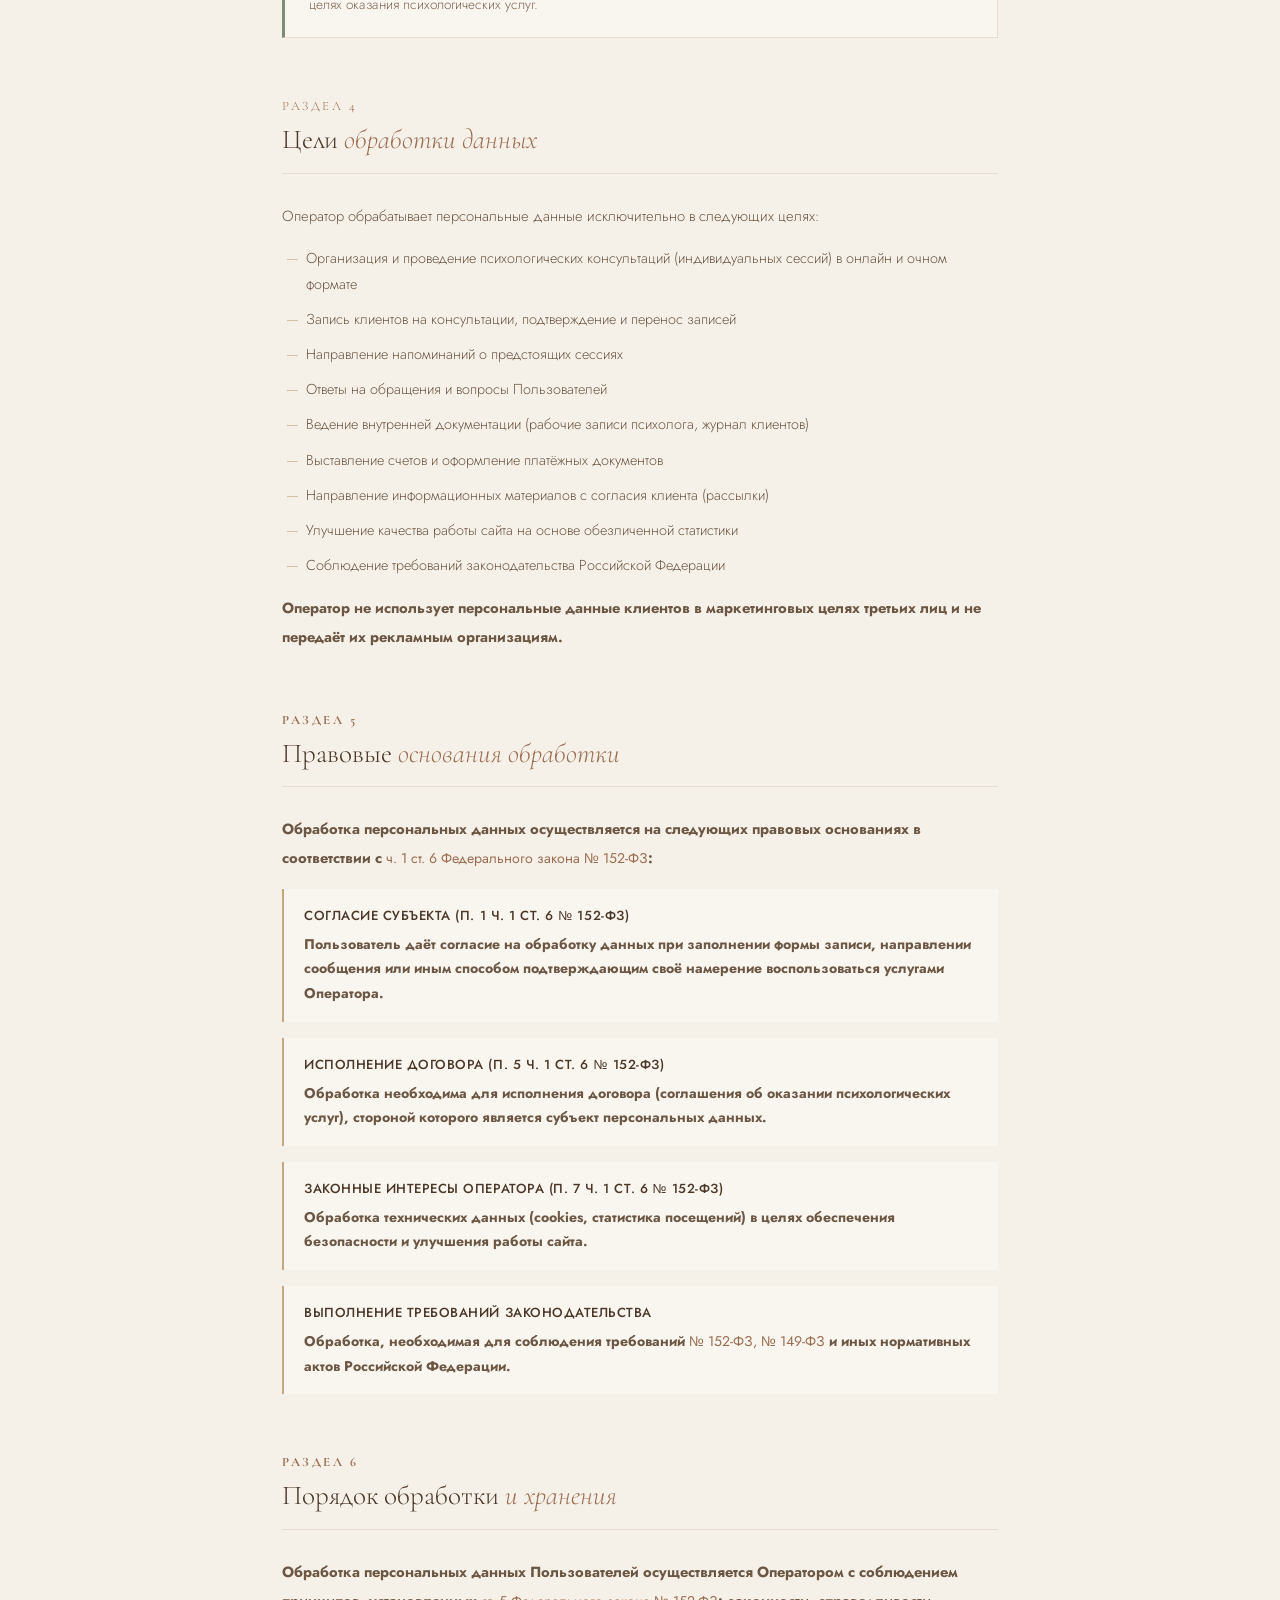
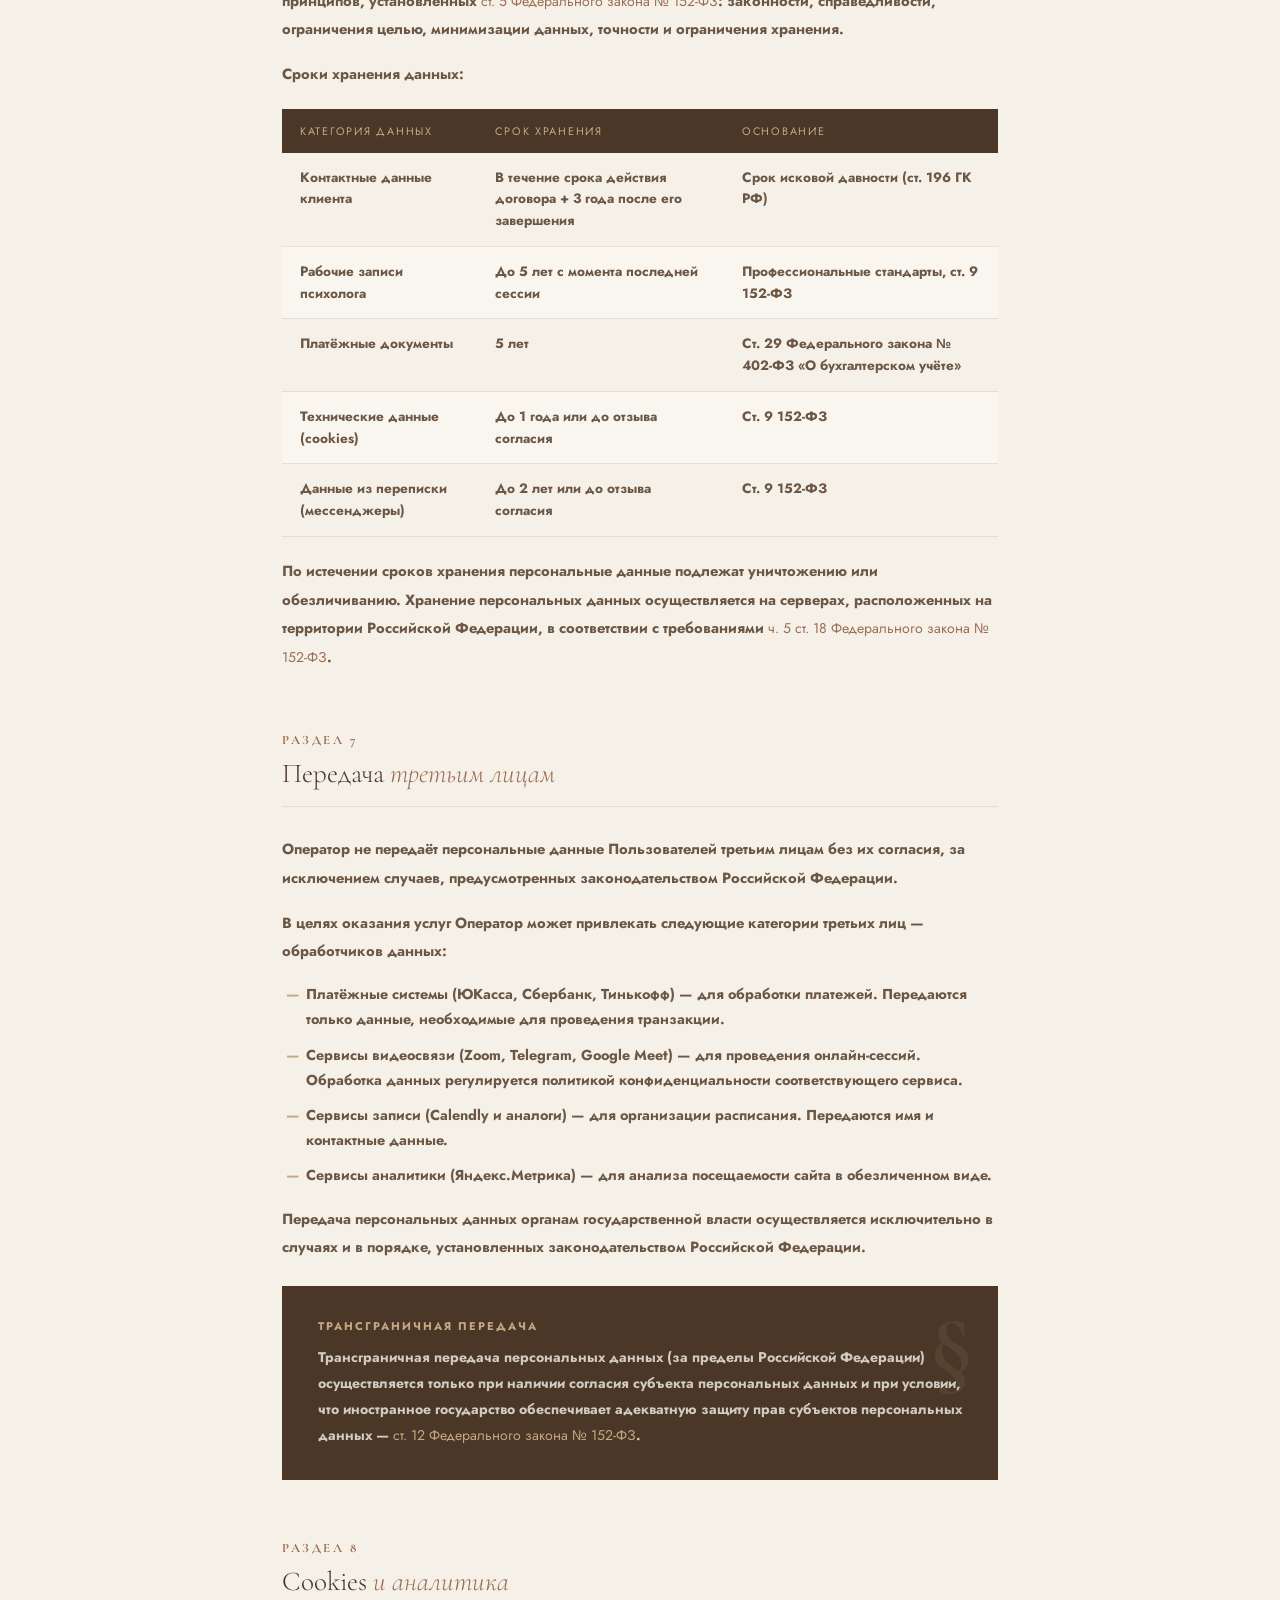
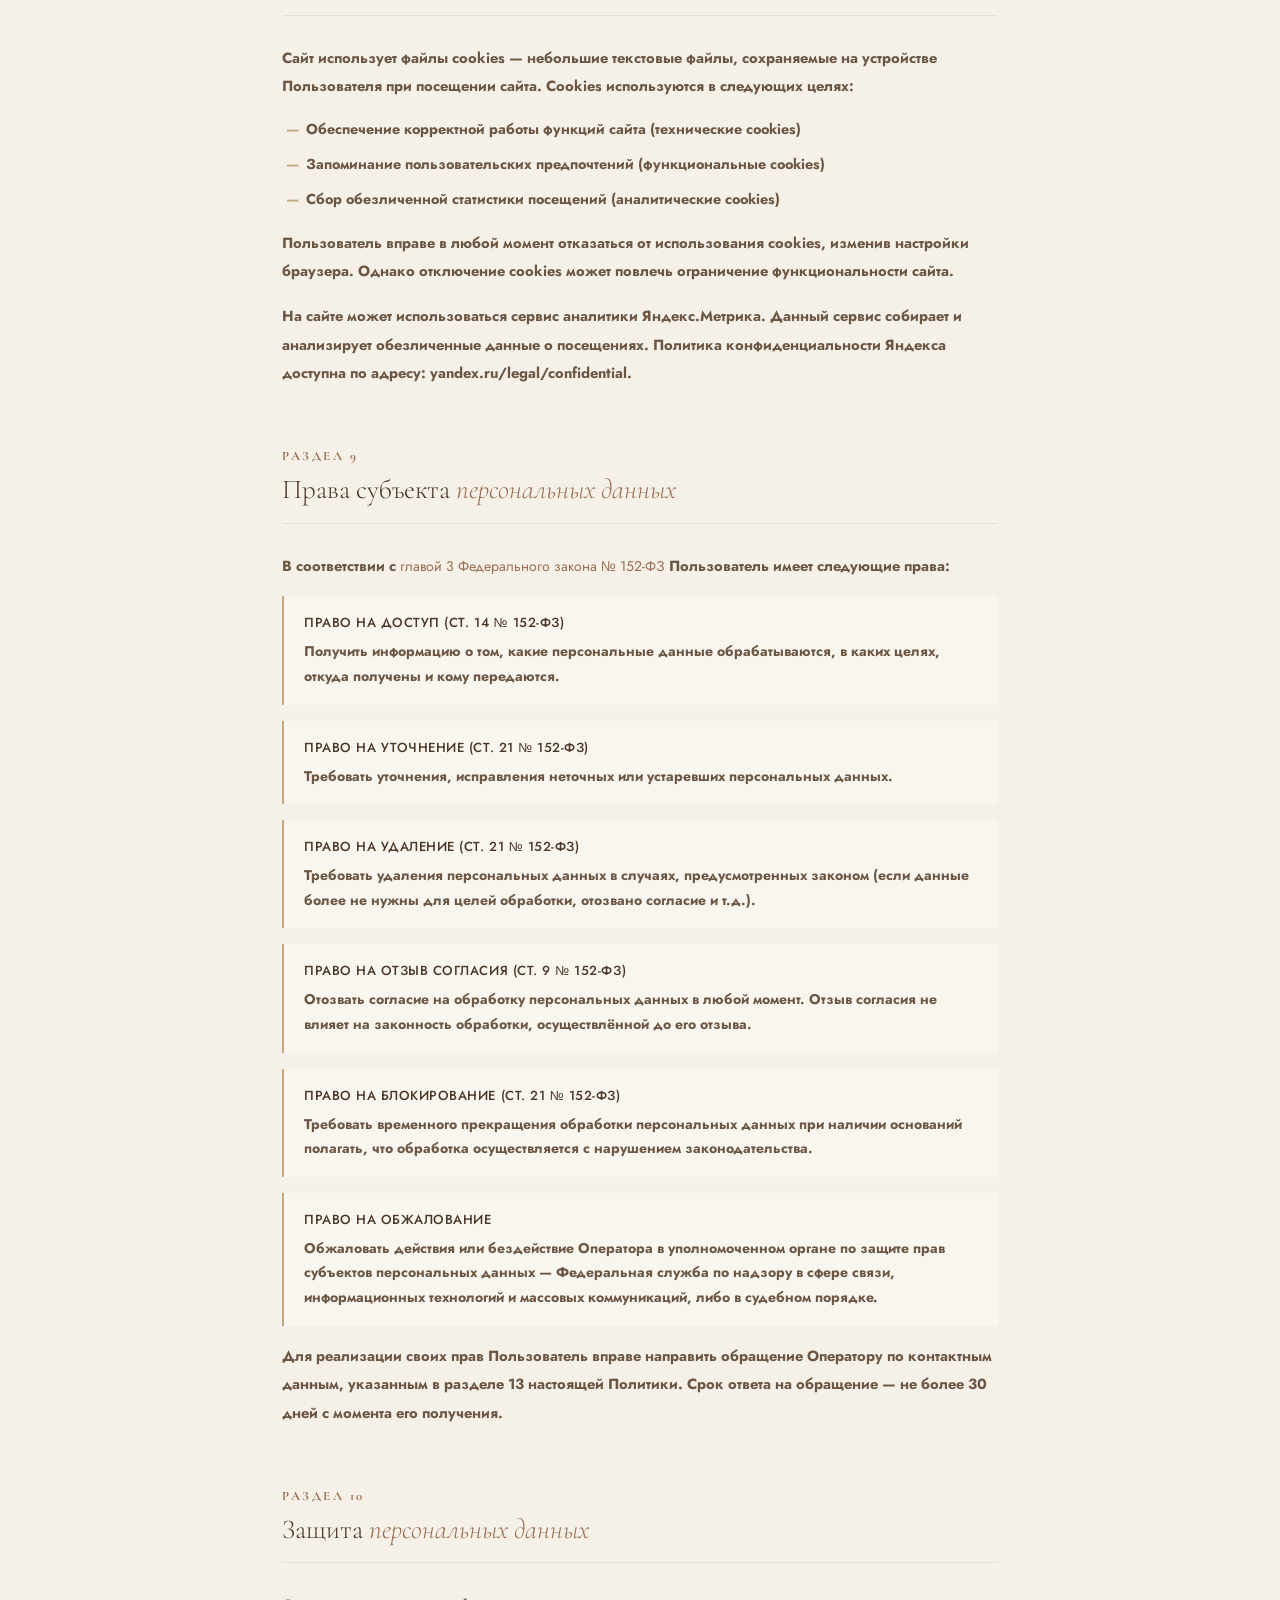
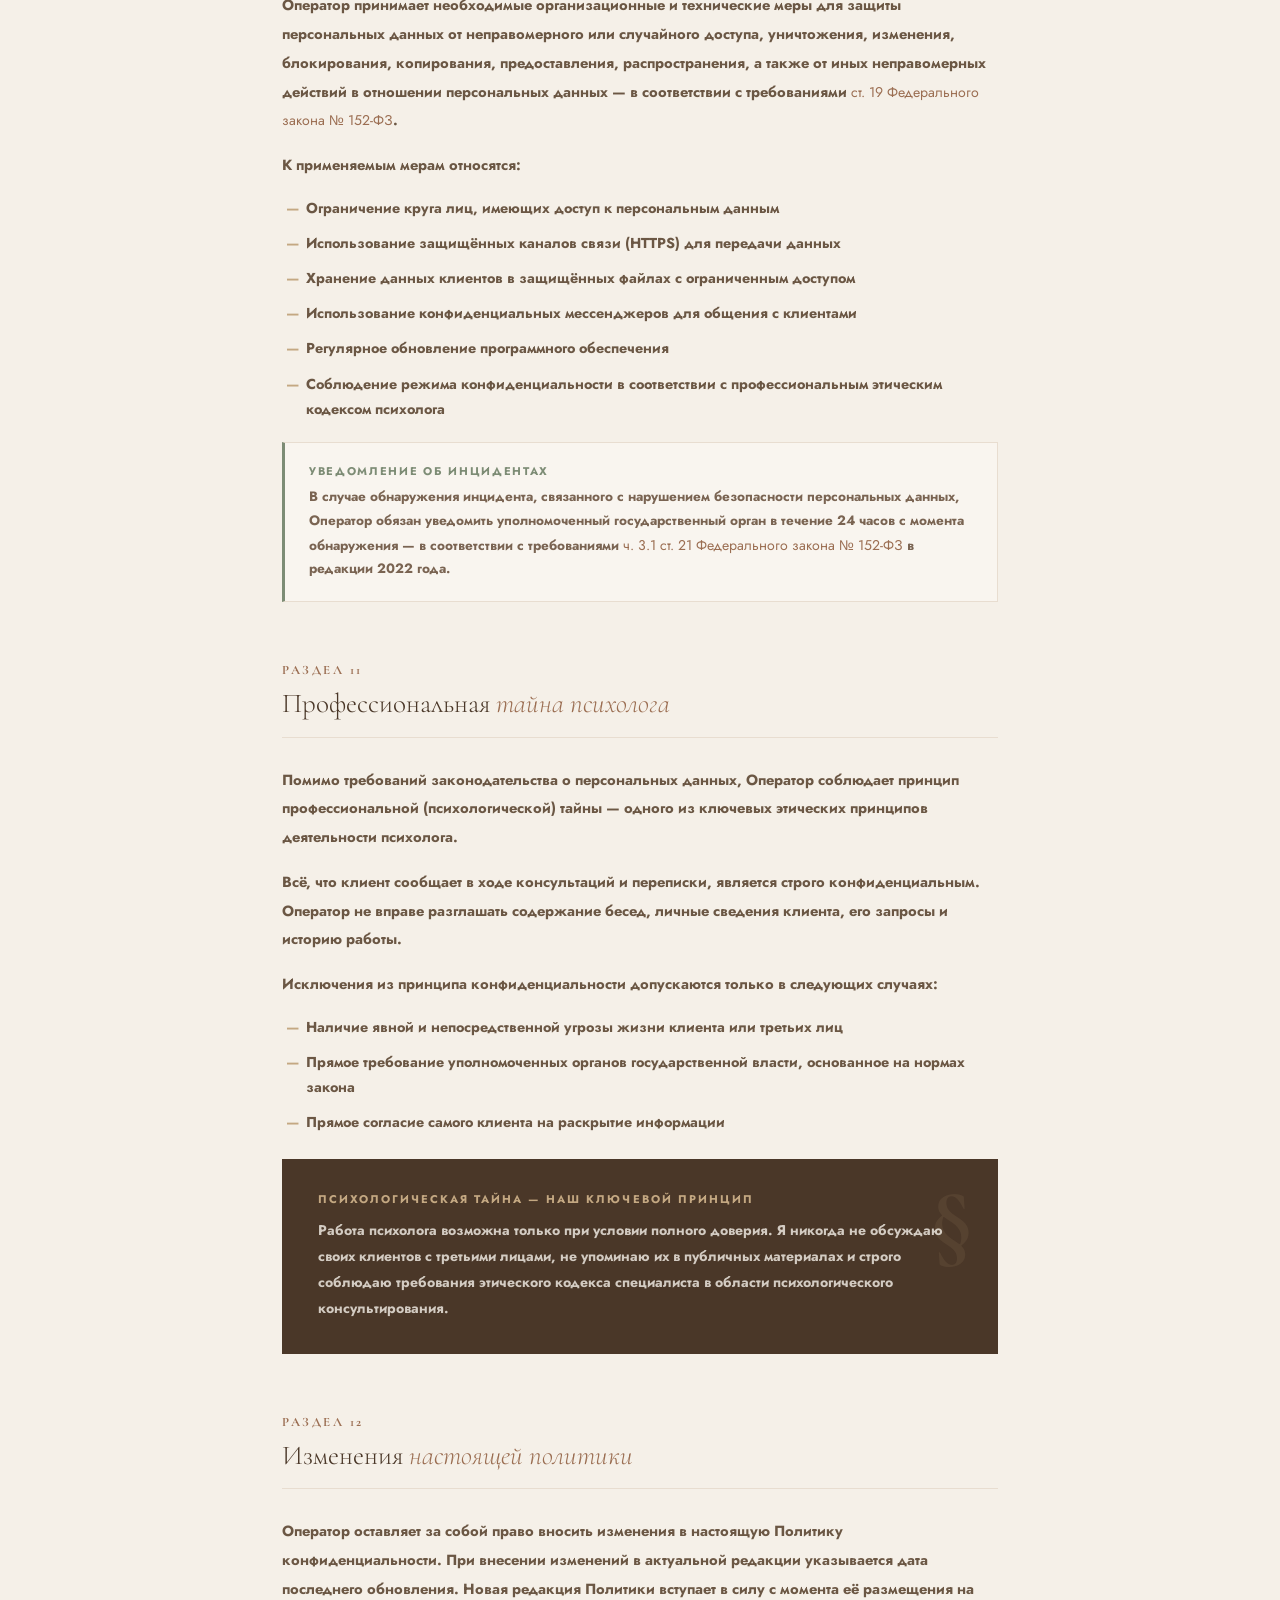
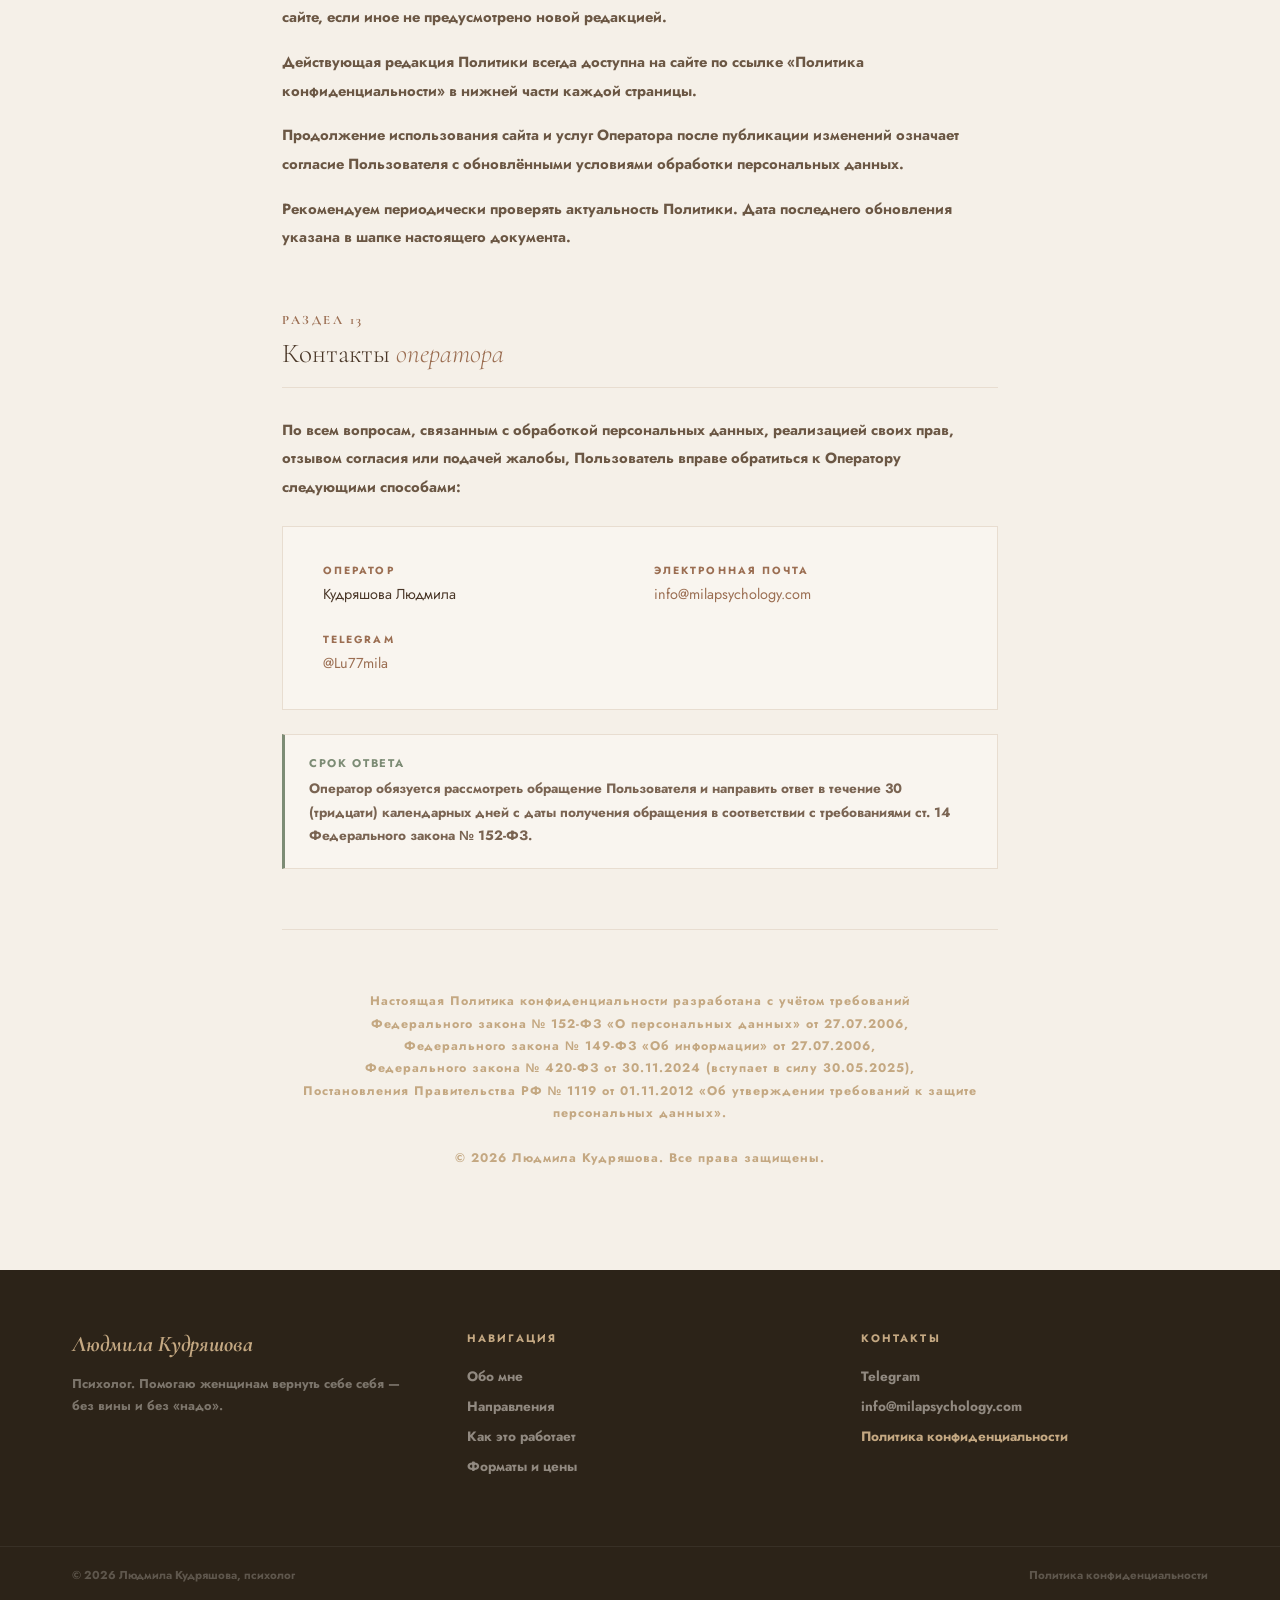
<file: privacy-policy.html>
<!DOCTYPE html>
<html lang="ru">
<head>
<meta charset="UTF-8">
<meta name="viewport" content="width=device-width, initial-scale=1.0">
<title>Политика конфиденциальности — Людмила Кудряшова</title>
<link href="https://fonts.googleapis.com/css2?family=Cormorant+Garamond:ital,wght@0,300;0,400;0,600;1,300;1,400&family=Jost:wght@300;400;500&display=swap" rel="stylesheet">
<style>
  :root {
    --cream: #F5F0E8;
    --warm: #E8DDD0;
    --clay: #C4A882;
    --terra: #9B6E52;
    --bark: #4A3728;
    --sage: #7D8C75;
    --ink: #2C2318;
    --soft: #F9F5EF;
  }

  * { margin: 0; padding: 0; box-sizing: border-box; }
  html { scroll-behavior: smooth; }

  body {
    background: var(--cream);
    color: var(--ink);
    font-family: 'Jost', sans-serif;
    font-weight: 300;
    overflow-x: hidden;
  }

  /* NAV */
  nav {
    position: fixed;
    top: 0; left: 0; right: 0;
    z-index: 100;
    padding: 20px 48px;
    display: flex;
    justify-content: space-between;
    align-items: center;
    background: rgba(245,240,232,0.92);
    backdrop-filter: blur(8px);
    border-bottom: 1px solid rgba(196,168,130,0.2);
  }

  .logo {
    font-family: 'Cormorant Garamond', serif;
    font-size: 1.3rem;
    font-style: italic;
    color: var(--bark);
    letter-spacing: 0.02em;
    text-decoration: none;
  }

  .nav-links {
    display: flex;
    gap: 36px;
    list-style: none;
    align-items: center;
  }

  .nav-links a {
    text-decoration: none;
    color: var(--bark);
    font-size: 0.78rem;
    letter-spacing: 0.12em;
    text-transform: uppercase;
    transition: color 0.3s;
  }

  .nav-links a:hover { color: var(--terra); }

  .nav-back {
    display: flex;
    align-items: center;
    gap: 8px;
    text-decoration: none;
    color: var(--terra);
    font-size: 0.78rem;
    letter-spacing: 0.12em;
    text-transform: uppercase;
    transition: color 0.3s;
  }

  .nav-back:hover { color: var(--bark); }
  .nav-back::before { content: '←'; font-size: 1rem; }

  /* HERO */
  .policy-hero {
    padding: 140px 72px 80px;
    background: var(--soft);
    border-bottom: 1px solid var(--warm);
    position: relative;
    overflow: hidden;
  }

  .hero-eyebrow {
    font-size: 0.72rem;
    letter-spacing: 0.2em;
    text-transform: uppercase;
    color: var(--terra);
    margin-bottom: 20px;
    display: block;
    opacity: 0;
    animation: fadeUp 0.7s 0.1s forwards;
  }

  .policy-hero h1 {
    font-family: 'Cormorant Garamond', serif;
    font-size: clamp(2.4rem, 4vw, 4rem);
    font-weight: 300;
    line-height: 1.1;
    color: var(--bark);
    margin-bottom: 20px;
    opacity: 0;
    animation: fadeUp 0.7s 0.25s forwards;
  }

  .policy-hero h1 em {
    font-style: italic;
    color: var(--terra);
  }

  .policy-hero-meta {
    display: flex;
    gap: 32px;
    flex-wrap: wrap;
    opacity: 0;
    animation: fadeUp 0.7s 0.4s forwards;
  }

  .meta-item {
    font-size: 0.75rem;
    letter-spacing: 0.1em;
    text-transform: uppercase;
    color: var(--clay);
    display: flex;
    align-items: center;
    gap: 6px;
  }

  .meta-item::before {
    content: '';
    width: 4px; height: 4px;
    background: var(--terra);
    border-radius: 50%;
  }

  /* BODY */
  .policy-body {
    max-width: 860px;
    margin: 0 auto;
    padding: 80px 72px 100px;
  }

  /* TOC */
  .toc {
    background: var(--soft);
    border: 1px solid var(--warm);
    border-left: 3px solid var(--terra);
    padding: 36px 40px;
    margin-bottom: 72px;
    opacity: 0;
    animation: fadeUp 0.7s 0.5s forwards;
  }

  .toc-title {
    font-family: 'Cormorant Garamond', serif;
    font-size: 1.1rem;
    font-weight: 400;
    color: var(--bark);
    margin-bottom: 20px;
    letter-spacing: 0.05em;
  }

  .toc-list {
    list-style: none;
    display: grid;
    grid-template-columns: 1fr 1fr;
    gap: 8px 40px;
  }

  .toc-list li a {
    text-decoration: none;
    color: var(--terra);
    font-size: 0.8rem;
    letter-spacing: 0.06em;
    transition: color 0.2s;
    display: flex;
    align-items: center;
    gap: 8px;
  }

  .toc-list li a:hover { color: var(--bark); }

  .toc-list li a::before {
    content: attr(data-num);
    font-family: 'Cormorant Garamond', serif;
    font-size: 0.85rem;
    color: var(--clay);
    min-width: 20px;
  }

  /* SECTIONS */
  .policy-section {
    margin-bottom: 60px;
    opacity: 0;
    transform: translateY(20px);
    transition: opacity 0.6s, transform 0.6s;
  }

  .policy-section.visible {
    opacity: 1;
    transform: translateY(0);
  }

  .section-num {
    font-family: 'Cormorant Garamond', serif;
    font-size: 0.8rem;
    letter-spacing: 0.2em;
    color: var(--terra);
    text-transform: uppercase;
    margin-bottom: 10px;
    display: block;
  }

  .section-title {
    font-family: 'Cormorant Garamond', serif;
    font-size: 1.7rem;
    font-weight: 300;
    color: var(--bark);
    margin-bottom: 28px;
    padding-bottom: 16px;
    border-bottom: 1px solid var(--warm);
    line-height: 1.2;
  }

  .section-title em {
    font-style: italic;
    color: var(--terra);
  }

  /* TEXT */
  .policy-section p {
    font-size: 0.92rem;
    line-height: 1.95;
    color: #6B5744;
    margin-bottom: 16px;
  }

  .policy-section p:last-child { margin-bottom: 0; }

  /* LAW REFS */
  .law-ref {
    display: inline;
    color: var(--terra);
    font-weight: 400;
    font-size: 0.88rem;
  }

  /* DEFINITION LIST */
  .def-list {
    list-style: none;
    display: flex;
    flex-direction: column;
    gap: 16px;
    margin: 8px 0 16px;
  }

  .def-list li {
    padding: 16px 20px;
    background: var(--soft);
    border-left: 2px solid var(--clay);
    font-size: 0.88rem;
    line-height: 1.75;
    color: #6B5744;
  }

  .def-list li strong {
    display: block;
    color: var(--bark);
    font-weight: 500;
    margin-bottom: 4px;
    font-size: 0.82rem;
    letter-spacing: 0.04em;
    text-transform: uppercase;
  }

  /* DATA TABLE */
  .data-table {
    width: 100%;
    border-collapse: collapse;
    margin: 20px 0;
    font-size: 0.85rem;
  }

  .data-table th {
    background: var(--bark);
    color: var(--clay);
    font-size: 0.68rem;
    letter-spacing: 0.16em;
    text-transform: uppercase;
    padding: 14px 18px;
    text-align: left;
    font-weight: 400;
  }

  .data-table td {
    padding: 14px 18px;
    border-bottom: 1px solid var(--warm);
    color: #6B5744;
    line-height: 1.6;
    vertical-align: top;
  }

  .data-table tr:nth-child(even) td { background: var(--soft); }
  .data-table tr:hover td { background: var(--warm); }

  /* BULLET LIST */
  .bullet-list {
    list-style: none;
    display: flex;
    flex-direction: column;
    gap: 10px;
    margin: 12px 0 16px;
    padding-left: 4px;
  }

  .bullet-list li {
    font-size: 0.9rem;
    line-height: 1.75;
    color: #6B5744;
    padding-left: 20px;
    position: relative;
  }

  .bullet-list li::before {
    content: '—';
    position: absolute;
    left: 0;
    color: var(--clay);
  }

  /* HIGHLIGHT BOX */
  .highlight-box {
    background: var(--bark);
    color: var(--cream);
    padding: 32px 36px;
    margin: 24px 0;
    position: relative;
    overflow: hidden;
  }

  .highlight-box::before {
    content: '§';
    position: absolute;
    right: 24px;
    top: 12px;
    font-family: 'Cormorant Garamond', serif;
    font-size: 6rem;
    color: rgba(196,168,130,0.1);
    line-height: 1;
  }

  .highlight-box p {
    color: rgba(245,240,232,0.8) !important;
    font-size: 0.88rem !important;
    line-height: 1.85 !important;
    position: relative;
    z-index: 1;
  }

  .highlight-box strong {
    color: var(--clay);
    display: block;
    font-size: 0.7rem;
    letter-spacing: 0.18em;
    text-transform: uppercase;
    margin-bottom: 10px;
  }

  /* NOTE BOX */
  .note-box {
    border: 1px solid var(--warm);
    border-left: 3px solid var(--sage);
    padding: 20px 24px;
    margin: 20px 0;
    background: var(--soft);
  }

  .note-box p {
    font-size: 0.85rem !important;
    color: #7A6452 !important;
    line-height: 1.75 !important;
    margin-bottom: 0 !important;
  }

  .note-box strong {
    color: var(--sage);
    font-size: 0.7rem;
    letter-spacing: 0.15em;
    text-transform: uppercase;
    display: block;
    margin-bottom: 6px;
  }

  /* CONTACT BLOCK */
  .contact-block {
    background: var(--soft);
    border: 1px solid var(--warm);
    padding: 36px 40px;
    margin-top: 24px;
    display: grid;
    grid-template-columns: 1fr 1fr;
    gap: 28px;
  }

  .contact-item {}

  .contact-label {
    font-size: 0.65rem;
    letter-spacing: 0.2em;
    text-transform: uppercase;
    color: var(--terra);
    margin-bottom: 6px;
  }

  .contact-value {
    font-size: 0.9rem;
    color: var(--bark);
    font-weight: 400;
  }

  .contact-value a {
    color: var(--terra);
    text-decoration: none;
    transition: color 0.2s;
  }

  .contact-value a:hover { color: var(--bark); }

  /* DIVIDER */
  .section-divider {
    border: none;
    border-top: 1px solid var(--warm);
    margin: 60px 0;
  }

  /* FOOTER */
  footer {
    background: var(--ink);
    padding: 60px 72px;
    display: grid;
    grid-template-columns: 1fr 1fr 1fr;
    gap: 48px;
    color: rgba(245,240,232,0.5);
  }

  .footer-brand {
    font-family: 'Cormorant Garamond', serif;
    font-size: 1.4rem;
    font-style: italic;
    color: var(--clay);
    margin-bottom: 16px;
  }

  .footer-tagline {
    font-size: 0.8rem;
    line-height: 1.7;
    color: rgba(245,240,232,0.4);
  }

  .footer-col h4 {
    font-size: 0.68rem;
    letter-spacing: 0.2em;
    text-transform: uppercase;
    color: var(--clay);
    margin-bottom: 20px;
  }

  .footer-col a, .footer-col p {
    display: block;
    font-size: 0.85rem;
    color: rgba(245,240,232,0.5);
    text-decoration: none;
    margin-bottom: 10px;
    transition: color 0.3s;
  }

  .footer-col a:hover { color: var(--clay); }

  .footer-bottom {
    background: var(--ink);
    padding: 20px 72px;
    border-top: 1px solid rgba(255,255,255,0.06);
    display: flex;
    justify-content: space-between;
    font-size: 0.72rem;
    color: rgba(245,240,232,0.25);
  }

  /* ANIMATIONS */
  @keyframes fadeUp {
    from { opacity: 0; transform: translateY(20px); }
    to   { opacity: 1; transform: translateY(0); }
  }

  /* MOBILE */
  @media (max-width: 900px) {
    nav { padding: 16px 24px; }
    .nav-links { display: none; }
    .policy-hero { padding: 110px 24px 48px; }
    .policy-body { padding: 40px 24px 60px; }
    .toc-list { grid-template-columns: 1fr; }
    .contact-block { grid-template-columns: 1fr; gap: 20px; }
    .data-table { font-size: 0.78rem; }
    .data-table th, .data-table td { padding: 10px 12px; }
    footer { grid-template-columns: 1fr; padding: 40px 24px; }
    .footer-bottom { padding: 16px 24px; flex-direction: column; gap: 8px; }
  }
</style>
</head>
<body>

<!-- NAV -->
<nav>
  <a href="index.html" class="logo">Людмила Кудряшова</a>
  <ul class="nav-links">
    <li><a href="index.html#about">Обо мне</a></li>
    <li><a href="index.html#themes">Направления</a></li>
    <li><a href="index.html#formats">Форматы</a></li>
    <li><a href="index.html#contact">Записаться</a></li>
    <li><a href="index.html" class="nav-back">На главную</a></li>
  </ul>
</nav>

<!-- HERO -->
<div class="policy-hero">
  <h1>Политика<br><em>конфиденциальности</em></h1>
  <div class="policy-hero-meta">
    <span class="meta-item">Дата вступления в силу: 02 марта 2026 г.</span>
    <span class="meta-item">Редакция: 1.5</span>
  </div>
</div>

<!-- BODY -->
<div class="policy-body">

  <!-- TOC -->
  <div class="toc">
    <div class="toc-title">Содержание</div>
    <ul class="toc-list">
      <li><a href="#s1" data-num="1.">Общие положения</a></li>
      <li><a href="#s2" data-num="2.">Основные понятия</a></li>
      <li><a href="#s3" data-num="3.">Какие данные собираются</a></li>
      <li><a href="#s4" data-num="4.">Цели обработки данных</a></li>
      <li><a href="#s5" data-num="5.">Правовые основания</a></li>
      <li><a href="#s6" data-num="6.">Порядок обработки и хранения</a></li>
      <li><a href="#s7" data-num="7.">Передача третьим лицам</a></li>
      <li><a href="#s8" data-num="8.">Cookies и аналитика</a></li>
      <li><a href="#s9" data-num="9.">Права субъекта данных</a></li>
      <li><a href="#s10" data-num="10.">Защита данных</a></li>
      <li><a href="#s11" data-num="11.">Профессиональная тайна</a></li>
      <li><a href="#s12" data-num="12.">Изменения политики</a></li>
      <li><a href="#s13" data-num="13.">Контакты</a></li>
    </ul>
  </div>

  <!-- 1 -->
  <div class="policy-section" id="s1">
    <span class="section-num">Раздел 1</span>
    <h2 class="section-title">Общие <em>положения</em></h2>

    <p>Настоящая Политика конфиденциальности (далее — «Политика») составлена в соответствии с требованиями <span class="law-ref">Федерального закона от 27.07.2006 № 152-ФЗ «О персональных данных»</span> (далее — 152-ФЗ), <span class="law-ref">Федерального закона от 27.07.2006 № 149-ФЗ «Об информации, информационных технологиях и о защите информации»</span>, а также с учётом изменений, внесённых <span class="law-ref">Федеральным законом от 30.11.2024 № 420-ФЗ</span>, и определяет порядок обработки персональных данных и меры по их защите.</p>

    <p>Оператором персональных данных является физическое лицо — <strong>Кудряшова Людмила</strong>, осуществляющая деятельность в качестве частного практикующего психолога (далее — «Оператор»), владелец сайта, расположенного по адресу, указанному при регистрации доменного имени.</p>

    <p>Настоящая Политика распространяется на все персональные данные, которые Оператор получает от Пользователей (посетителей сайта, клиентов), в том числе через форму записи, мессенджеры, электронную почту и при непосредственном оказании услуг психологического консультирования.</p>

    <div class="highlight-box">
      <strong>Важно</strong>
      <p>Используя сайт, заполняя форму записи или направляя сообщение Оператору, Пользователь выражает своё согласие с настоящей Политикой конфиденциальности и условиями обработки его персональных данных. В случае несогласия с условиями Политики Пользователь должен прекратить использование сайта и его сервисов.</p>
    </div>
  </div>

  <!-- 2 -->
  <div class="policy-section" id="s2">
    <span class="section-num">Раздел 2</span>
    <h2 class="section-title">Основные <em>понятия</em></h2>

    <ul class="def-list">
      <li>
        <strong>Персональные данные</strong>
        Любая информация, относящаяся прямо или косвенно к определённому или определяемому физическому лицу (субъекту персональных данных) — ст. 3 152-ФЗ.
      </li>
      <li>
        <strong>Оператор</strong>
        Физическое или юридическое лицо, самостоятельно или совместно с другими лицами организующее и/или осуществляющее обработку персональных данных — ст. 3 152-ФЗ.
      </li>
      <li>
        <strong>Обработка персональных данных</strong>
        Любое действие или совокупность действий с персональными данными: сбор, запись, систематизация, накопление, хранение, уточнение, использование, передача, обезличивание, блокирование, удаление, уничтожение — ст. 3 152-ФЗ.
      </li>
      <li>
        <strong>Субъект персональных данных / Пользователь</strong>
        Физическое лицо, персональные данные которого обрабатываются Оператором, в том числе лицо, обратившееся за услугами психологического консультирования или использующее сайт.
      </li>
      <li>
        <strong>Cookies (куки)</strong>
        Небольшие текстовые файлы, сохраняемые на устройстве Пользователя при посещении сайта и используемые для сбора статистики и улучшения работы сайта.
      </li>
      <li>
        <strong>Конфиденциальность персональных данных</strong>
        Обязательное для соблюдения Оператором требование не допускать их распространения без согласия субъекта персональных данных или наличия иного законного основания — ст. 7 152-ФЗ.
      </li>
    </ul>
  </div>

  <!-- 3 -->
  <div class="policy-section" id="s3">
    <span class="section-num">Раздел 3</span>
    <h2 class="section-title">Какие данные <em>собираются</em></h2>

    <p>Оператор собирает только те персональные данные, которые необходимы для оказания услуг психологического консультирования и организации рабочего процесса. Сбор избыточных данных не осуществляется.</p>

    <table class="data-table">
      <thead>
        <tr>
          <th>Категория данных</th>
          <th>Состав данных</th>
          <th>Источник получения</th>
        </tr>
      </thead>
      <tbody>
        <tr>
          <td>Идентификационные</td>
          <td>Имя (или псевдоним по желанию клиента), возраст</td>
          <td>Форма записи, первичная беседа</td>
        </tr>
        <tr>
          <td>Контактные</td>
          <td>Номер телефона, адрес электронной почты, Telegram-аккаунт</td>
          <td>Форма записи, мессенджер</td>
        </tr>
        <tr>
          <td>Технические</td>
          <td>IP-адрес, тип браузера, данные cookies, страницы посещения</td>
          <td>Автоматически при посещении сайта</td>
        </tr>
        <tr>
          <td>Данные о запросе</td>
          <td>Описание запроса, предпочтительное время, формат работы</td>
          <td>Форма записи, первичная беседа</td>
        </tr>
        <tr>
          <td>Специальные категории *</td>
          <td>Сведения о состоянии психологического здоровья (анамнез)</td>
          <td>Только при наличии письменного согласия клиента</td>
        </tr>
      </tbody>
    </table>

    <div class="note-box">
      <strong>* Специальные категории</strong>
      <p>В соответствии со ст. 10 152-ФЗ обработка специальных категорий персональных данных (сведений о состоянии здоровья) осуществляется исключительно с письменного согласия субъекта персональных данных и только в целях оказания психологических услуг.</p>
    </div>
  </div>

  <!-- 4 -->
  <div class="policy-section" id="s4">
    <span class="section-num">Раздел 4</span>
    <h2 class="section-title">Цели <em>обработки данных</em></h2>

    <p>Оператор обрабатывает персональные данные исключительно в следующих целях:</p>

    <ul class="bullet-list">
      <li>Организация и проведение психологических консультаций (индивидуальных сессий) в онлайн и очном формате</li>
      <li>Запись клиентов на консультации, подтверждение и перенос записей</li>
      <li>Направление напоминаний о предстоящих сессиях</li>
      <li>Ответы на обращения и вопросы Пользователей</li>
      <li>Ведение внутренней документации (рабочие записи психолога, журнал клиентов)</li>
      <li>Выставление счетов и оформление платёжных документов</li>
      <li>Направление информационных материалов с согласия клиента (рассылки)</li>
      <li>Улучшение качества работы сайта на основе обезличенной статистики</li>
      <li>Соблюдение требований законодательства Российской Федерации</li>
    </ul>

    <p><b>Оператор не использует персональные данные клиентов в маркетинговых целях третьих лиц и не передаёт их рекламным организациям.<b></p>
  </div>

  <!-- 5 -->
  <div class="policy-section" id="s5">
    <span class="section-num">Раздел 5</span>
    <h2 class="section-title">Правовые <em>основания обработки</em></h2>

    <p>Обработка персональных данных осуществляется на следующих правовых основаниях в соответствии с <span class="law-ref">ч. 1 ст. 6 Федерального закона № 152-ФЗ</span>:</p>

    <ul class="def-list">
      <li>
        <strong>Согласие субъекта (п. 1 ч. 1 ст. 6 № 152-ФЗ)</strong>
        Пользователь даёт согласие на обработку данных при заполнении формы записи, направлении сообщения или иным способом подтверждающим своё намерение воспользоваться услугами Оператора.
      </li>
      <li>
        <strong>Исполнение договора (п. 5 ч. 1 ст. 6 № 152-ФЗ)</strong>
        Обработка необходима для исполнения договора (соглашения об оказании психологических услуг), стороной которого является субъект персональных данных.
      </li>
      <li>
        <strong>Законные интересы оператора (п. 7 ч. 1 ст. 6 № 152-ФЗ)</strong>
        Обработка технических данных (cookies, статистика посещений) в целях обеспечения безопасности и улучшения работы сайта.
      </li>
      <li>
        <strong>Выполнение требований законодательства</strong>
        Обработка, необходимая для соблюдения требований <span class="law-ref">№ 152-ФЗ, № 149-ФЗ</span> и иных нормативных актов Российской Федерации.
      </li>
    </ul>
  </div>

  <!-- 6 -->
  <div class="policy-section" id="s6">
    <span class="section-num">Раздел 6</span>
    <h2 class="section-title">Порядок обработки <em>и хранения</em></h2>

    <p>Обработка персональных данных Пользователей осуществляется Оператором с соблюдением принципов, установленных <span class="law-ref">ст. 5 Федерального закона № 152-ФЗ</span>: законности, справедливости, ограничения целью, минимизации данных, точности и ограничения хранения.</p>

    <p><strong>Сроки хранения данных:</strong></p>

    <table class="data-table">
      <thead>
        <tr>
          <th>Категория данных</th>
          <th>Срок хранения</th>
          <th>Основание</th>
        </tr>
      </thead>
      <tbody>
        <tr>
          <td>Контактные данные клиента</td>
          <td>В течение срока действия договора + 3 года после его завершения</td>
          <td>Срок исковой давности (ст. 196 ГК РФ)</td>
        </tr>
        <tr>
          <td>Рабочие записи психолога</td>
          <td>До 5 лет с момента последней сессии</td>
          <td>Профессиональные стандарты, ст. 9 152-ФЗ</td>
        </tr>
        <tr>
          <td>Платёжные документы</td>
          <td>5 лет</td>
          <td>Ст. 29 Федерального закона № 402-ФЗ «О бухгалтерском учёте»</td>
        </tr>
        <tr>
          <td>Технические данные (cookies)</td>
          <td>До 1 года или до отзыва согласия</td>
          <td>Ст. 9 152-ФЗ</td>
        </tr>
        <tr>
          <td>Данные из переписки (мессенджеры)</td>
          <td>До 2 лет или до отзыва согласия</td>
          <td>Ст. 9 152-ФЗ</td>
        </tr>
      </tbody>
    </table>

    <p>По истечении сроков хранения персональные данные подлежат уничтожению или обезличиванию. Хранение персональных данных осуществляется на серверах, расположенных на территории Российской Федерации, в соответствии с требованиями <span class="law-ref">ч. 5 ст. 18 Федерального закона № 152-ФЗ</span>.</p>
  </div>

  <!-- 7 -->
  <div class="policy-section" id="s7">
    <span class="section-num">Раздел 7</span>
    <h2 class="section-title">Передача <em>третьим лицам</em></h2>

    <p>Оператор не передаёт персональные данные Пользователей третьим лицам без их согласия, за исключением случаев, предусмотренных законодательством Российской Федерации.</p>

    <p>В целях оказания услуг Оператор может привлекать следующие категории третьих лиц — обработчиков данных:</p>

    <ul class="bullet-list">
      <li><strong>Платёжные системы</strong> (ЮКасса, Сбербанк, Тинькофф) — для обработки платежей. Передаются только данные, необходимые для проведения транзакции.</li>
      <li><strong>Сервисы видеосвязи</strong> (Zoom, Telegram, Google Meet) — для проведения онлайн-сессий. Обработка данных регулируется политикой конфиденциальности соответствующего сервиса.</li>
      <li><strong>Сервисы записи</strong> (Calendly и аналоги) — для организации расписания. Передаются имя и контактные данные.</li>
      <li><strong>Сервисы аналитики</strong> (Яндекс.Метрика) — для анализа посещаемости сайта в обезличенном виде.</li>
    </ul>

    <p>Передача персональных данных органам государственной власти осуществляется исключительно в случаях и в порядке, установленных законодательством Российской Федерации.</p>

    <div class="highlight-box">
      <strong>Трансграничная передача</strong>
      <p>Трансграничная передача персональных данных (за пределы Российской Федерации) осуществляется только при наличии согласия субъекта персональных данных и при условии, что иностранное государство обеспечивает адекватную защиту прав субъектов персональных данных — <span class="law-ref" style="color: var(--clay);">ст. 12 Федерального закона № 152-ФЗ</span>.</p>
    </div>
  </div>

  <!-- 8 -->
  <div class="policy-section" id="s8">
    <span class="section-num">Раздел 8</span>
    <h2 class="section-title">Cookies <em>и аналитика</em></h2>

    <p>Сайт использует файлы cookies — небольшие текстовые файлы, сохраняемые на устройстве Пользователя при посещении сайта. Cookies используются в следующих целях:</p>

    <ul class="bullet-list">
      <li>Обеспечение корректной работы функций сайта (технические cookies)</li>
      <li>Запоминание пользовательских предпочтений (функциональные cookies)</li>
      <li>Сбор обезличенной статистики посещений (аналитические cookies)</li>
    </ul>

    <p>Пользователь вправе в любой момент отказаться от использования cookies, изменив настройки браузера. Однако отключение cookies может повлечь ограничение функциональности сайта.</p>

    <p>На сайте может использоваться сервис аналитики <strong>Яндекс.Метрика</strong>. Данный сервис собирает и анализирует обезличенные данные о посещениях. Политика конфиденциальности Яндекса доступна по адресу: yandex.ru/legal/confidential.</p>
  </div>

  <!-- 9 -->
  <div class="policy-section" id="s9">
    <span class="section-num">Раздел 9</span>
    <h2 class="section-title">Права субъекта <em>персональных данных</em></h2>

    <p>В соответствии с <span class="law-ref">главой 3 Федерального закона № 152-ФЗ</span> Пользователь имеет следующие права:</p>

    <ul class="def-list">
      <li>
        <strong>Право на доступ (ст. 14 № 152-ФЗ)</strong>
        Получить информацию о том, какие персональные данные обрабатываются, в каких целях, откуда получены и кому передаются.
      </li>
      <li>
        <strong>Право на уточнение (ст. 21 № 152-ФЗ)</strong>
        Требовать уточнения, исправления неточных или устаревших персональных данных.
      </li>
      <li>
        <strong>Право на удаление (ст. 21 № 152-ФЗ)</strong>
        Требовать удаления персональных данных в случаях, предусмотренных законом (если данные более не нужны для целей обработки, отозвано согласие и т.д.).
      </li>
      <li>
        <strong>Право на отзыв согласия (ст. 9 № 152-ФЗ)</strong>
        Отозвать согласие на обработку персональных данных в любой момент. Отзыв согласия не влияет на законность обработки, осуществлённой до его отзыва.
      </li>
      <li>
        <strong>Право на блокирование (ст. 21 № 152-ФЗ)</strong>
        Требовать временного прекращения обработки персональных данных при наличии оснований полагать, что обработка осуществляется с нарушением законодательства.
      </li>
      <li>
        <strong>Право на обжалование</strong>
        Обжаловать действия или бездействие Оператора в уполномоченном органе по защите прав субъектов персональных данных — Федеральная служба по надзору в сфере связи, информационных технологий и массовых коммуникаций, либо в судебном порядке.
      </li>
    </ul>

    <p>Для реализации своих прав Пользователь вправе направить обращение Оператору по контактным данным, указанным в разделе 13 настоящей Политики. Срок ответа на обращение — не более <strong>30 дней</strong> с момента его получения.</p>
  </div>

  <!-- 10 -->
  <div class="policy-section" id="s10">
    <span class="section-num">Раздел 10</span>
    <h2 class="section-title">Защита <em>персональных данных</em></h2>

    <p>Оператор принимает необходимые организационные и технические меры для защиты персональных данных от неправомерного или случайного доступа, уничтожения, изменения, блокирования, копирования, предоставления, распространения, а также от иных неправомерных действий в отношении персональных данных — в соответствии с требованиями <span class="law-ref">ст. 19 Федерального закона № 152-ФЗ</span>.</p>

    <p>К применяемым мерам относятся:</p>

    <ul class="bullet-list">
      <li>Ограничение круга лиц, имеющих доступ к персональным данным</li>
      <li>Использование защищённых каналов связи (HTTPS) для передачи данных</li>
      <li>Хранение данных клиентов в защищённых файлах с ограниченным доступом</li>
      <li>Использование конфиденциальных мессенджеров для общения с клиентами</li>
      <li>Регулярное обновление программного обеспечения</li>
      <li>Соблюдение режима конфиденциальности в соответствии с профессиональным этическим кодексом психолога</li>
    </ul>

    <div class="note-box">
      <strong>Уведомление об инцидентах</strong>
      <p>В случае обнаружения инцидента, связанного с нарушением безопасности персональных данных, Оператор обязан уведомить уполномоченный государственный орган в течение 24 часов с момента обнаружения — в соответствии с требованиями <span class="law-ref">ч. 3.1 ст. 21 Федерального закона № 152-ФЗ</span> в редакции 2022 года.</p>
    </div>
  </div>

  <!-- 11 -->
  <div class="policy-section" id="s11">
    <span class="section-num">Раздел 11</span>
    <h2 class="section-title">Профессиональная <em>тайна психолога</em></h2>

    <p>Помимо требований законодательства о персональных данных, Оператор соблюдает принцип <strong>профессиональной (психологической) тайны</strong> — одного из ключевых этических принципов деятельности психолога.</p>

    <p>Всё, что клиент сообщает в ходе консультаций и переписки, является строго конфиденциальным. Оператор не вправе разглашать содержание бесед, личные сведения клиента, его запросы и историю работы.</p>

    <p>Исключения из принципа конфиденциальности допускаются только в следующих случаях:</p>

    <ul class="bullet-list">
      <li>Наличие явной и непосредственной угрозы жизни клиента или третьих лиц</li>
      <li>Прямое требование уполномоченных органов государственной власти, основанное на нормах закона</li>
      <li>Прямое согласие самого клиента на раскрытие информации</li>
    </ul>

    <div class="highlight-box">
      <strong>Психологическая тайна — наш ключевой принцип</strong>
      <p>Работа психолога возможна только при условии полного доверия. Я никогда не обсуждаю своих клиентов с третьими лицами, не упоминаю их в публичных материалах и строго соблюдаю требования этического кодекса специалиста в области психологического консультирования.</p>
    </div>
  </div>

  <!-- 12 -->
  <div class="policy-section" id="s12">
    <span class="section-num">Раздел 12</span>
    <h2 class="section-title">Изменения <em>настоящей политики</em></h2>

    <p>Оператор оставляет за собой право вносить изменения в настоящую Политику конфиденциальности. При внесении изменений в актуальной редакции указывается дата последнего обновления. Новая редакция Политики вступает в силу с момента её размещения на сайте, если иное не предусмотрено новой редакцией.</p>

    <p>Действующая редакция Политики всегда доступна на сайте по ссылке «Политика конфиденциальности» в нижней части каждой страницы.</p>

    <p>Продолжение использования сайта и услуг Оператора после публикации изменений означает согласие Пользователя с обновлёнными условиями обработки персональных данных.</p>

    <p>Рекомендуем периодически проверять актуальность Политики. Дата последнего обновления указана в шапке настоящего документа.</p>
  </div>

  <!-- 13 -->
  <div class="policy-section" id="s13">
    <span class="section-num">Раздел 13</span>
    <h2 class="section-title">Контакты <em>оператора</em></h2>

    <p>По всем вопросам, связанным с обработкой персональных данных, реализацией своих прав, отзывом согласия или подачей жалобы, Пользователь вправе обратиться к Оператору следующими способами:</p>

    <div class="contact-block">
      <div class="contact-item">
        <div class="contact-label">Оператор</div>
        <div class="contact-value">Кудряшова Людмила</div>
      </div>
      <div class="contact-item">
        <div class="contact-label">Электронная почта</div>
        <div class="contact-value"><a href="mailto:info@milapsychology.com">info@milapsychology.com</a></div>
      </div>
      <div class="contact-item">
        <div class="contact-label">Telegram</div>
        <div class="contact-value"><a href="https://t.me/Lu77mila">@Lu77mila</a></div>
      </div>
    </div>

    <div class="note-box" style="margin-top:24px;">
      <strong>Срок ответа</strong>
      <p>Оператор обязуется рассмотреть обращение Пользователя и направить ответ в течение 30 (тридцати) календарных дней с даты получения обращения в соответствии с требованиями ст. 14 Федерального закона № 152-ФЗ.</p>
    </div>
  </div>

  <hr class="section-divider">

  <p style="font-size:0.78rem; color:var(--clay); text-align:center; letter-spacing:0.08em; line-height:1.8;">
    Настоящая Политика конфиденциальности разработана с учётом требований<br>
    Федерального закона № 152-ФЗ «О персональных данных» от 27.07.2006,<br>
    Федерального закона № 149-ФЗ «Об информации» от 27.07.2006,<br>
    Федерального закона № 420-ФЗ от 30.11.2024 (вступает в силу 30.05.2025),<br>
    Постановления Правительства РФ № 1119 от 01.11.2012 «Об утверждении требований к защите персональных данных».<br><br>
    © 2026 Людмила Кудряшова. Все права защищены.
  </p>

</div><!-- /policy-body -->

<!-- FOOTER -->
<footer>
  <div>
    <div class="footer-brand">Людмила Кудряшова</div>
    <p class="footer-tagline">Психолог. Помогаю женщинам вернуть себе себя — без вины и без «надо».</p>
  </div>
  <div class="footer-col">
    <h4>Навигация</h4>
    <a href="index.html#about">Обо мне</a>
    <a href="index.html#themes">Направления</a>
    <a href="index.html#process">Как это работает</a>
    <a href="index.html#formats">Форматы и цены</a>
  </div>
  <div class="footer-col">
    <h4>Контакты</h4>
    <a href="https://t.me/Lu77mila">Telegram</a>
    <p>info@milapsychology.com</p>
    <a href="privacy-policy.html" style="color:var(--clay);">Политика конфиденциальности</a>
  </div>
</footer>
<div class="footer-bottom">
  <span>© 2026 Людмила Кудряшова, психолог</span>
  <span>Политика конфиденциальности</span>
</div>

<script>
  // Reveal sections on scroll
  const sections = document.querySelectorAll('.policy-section');
  const observer = new IntersectionObserver((entries) => {
    entries.forEach(e => {
      if (e.isIntersecting) {
        e.target.classList.add('visible');
        observer.unobserve(e.target);
      }
    });
  }, { threshold: 0.08 });
  sections.forEach(s => observer.observe(s));
</script>
</body>
</html>
</file>
